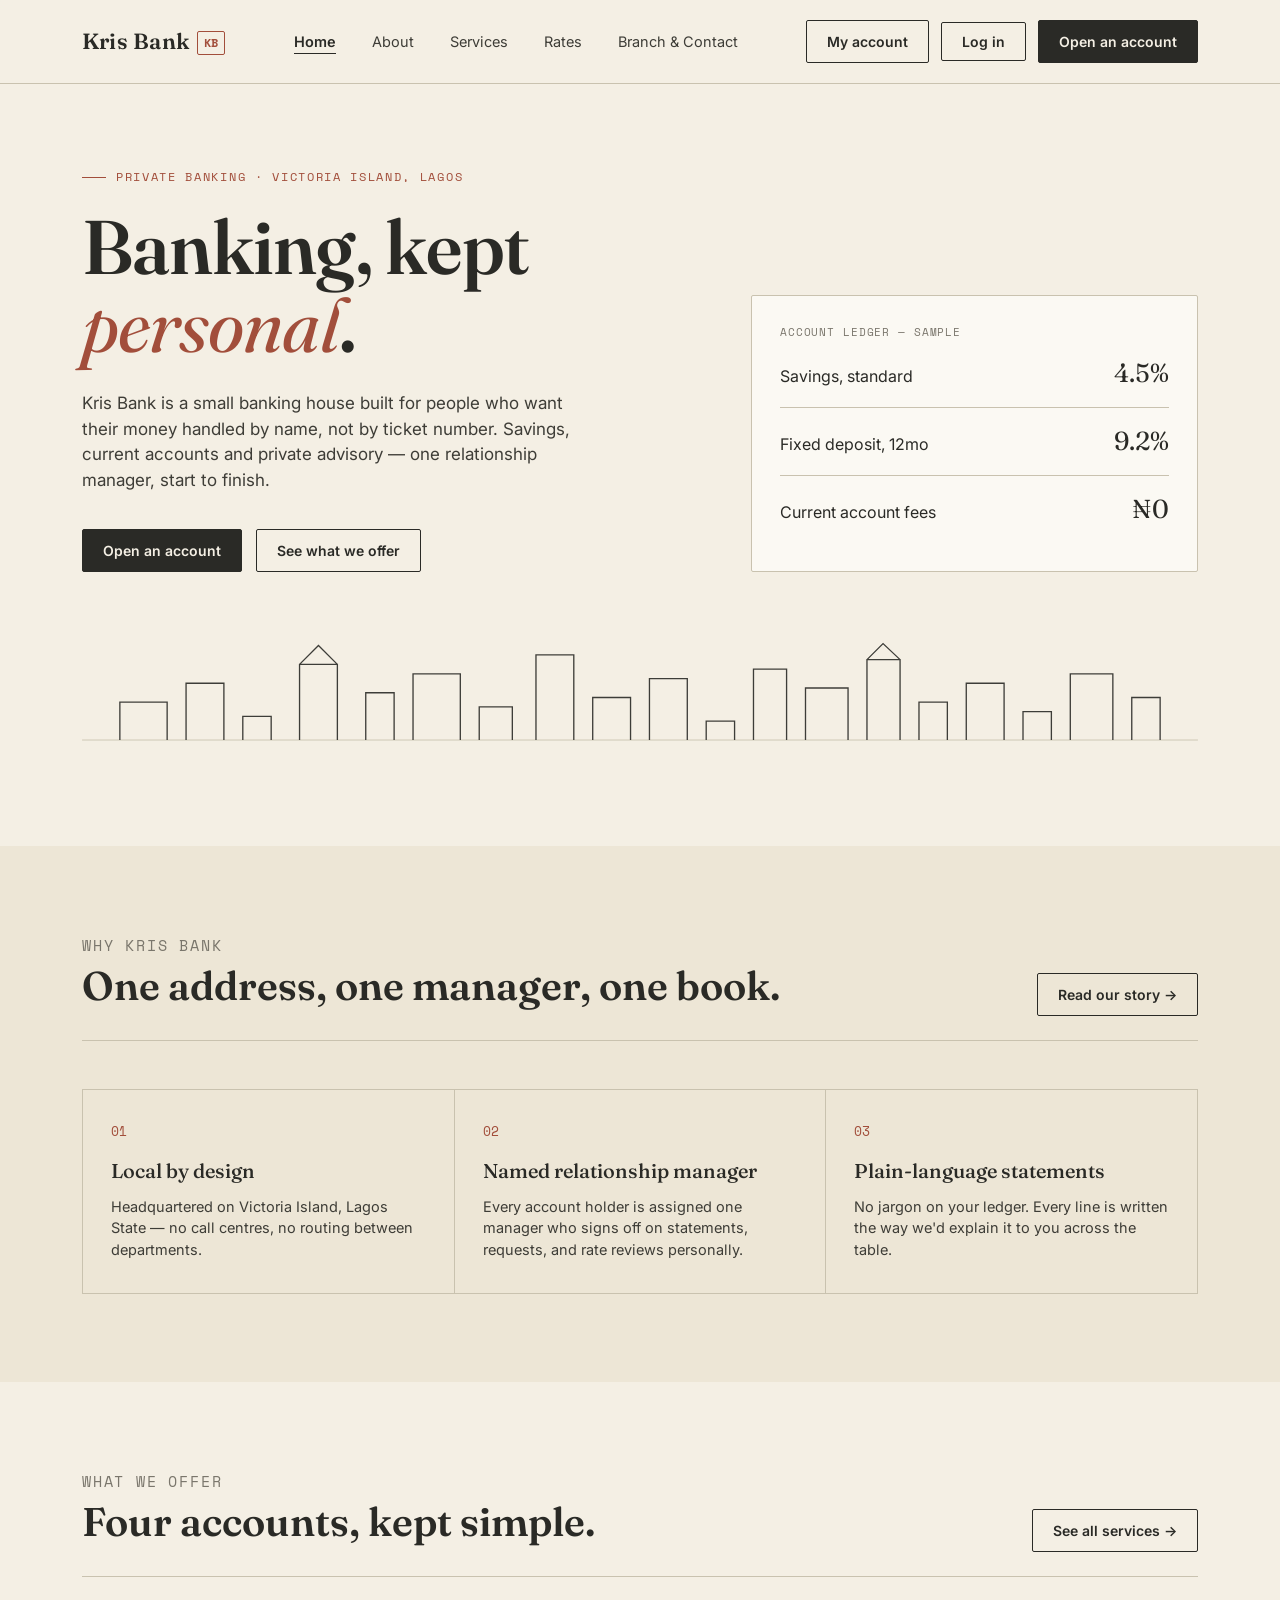
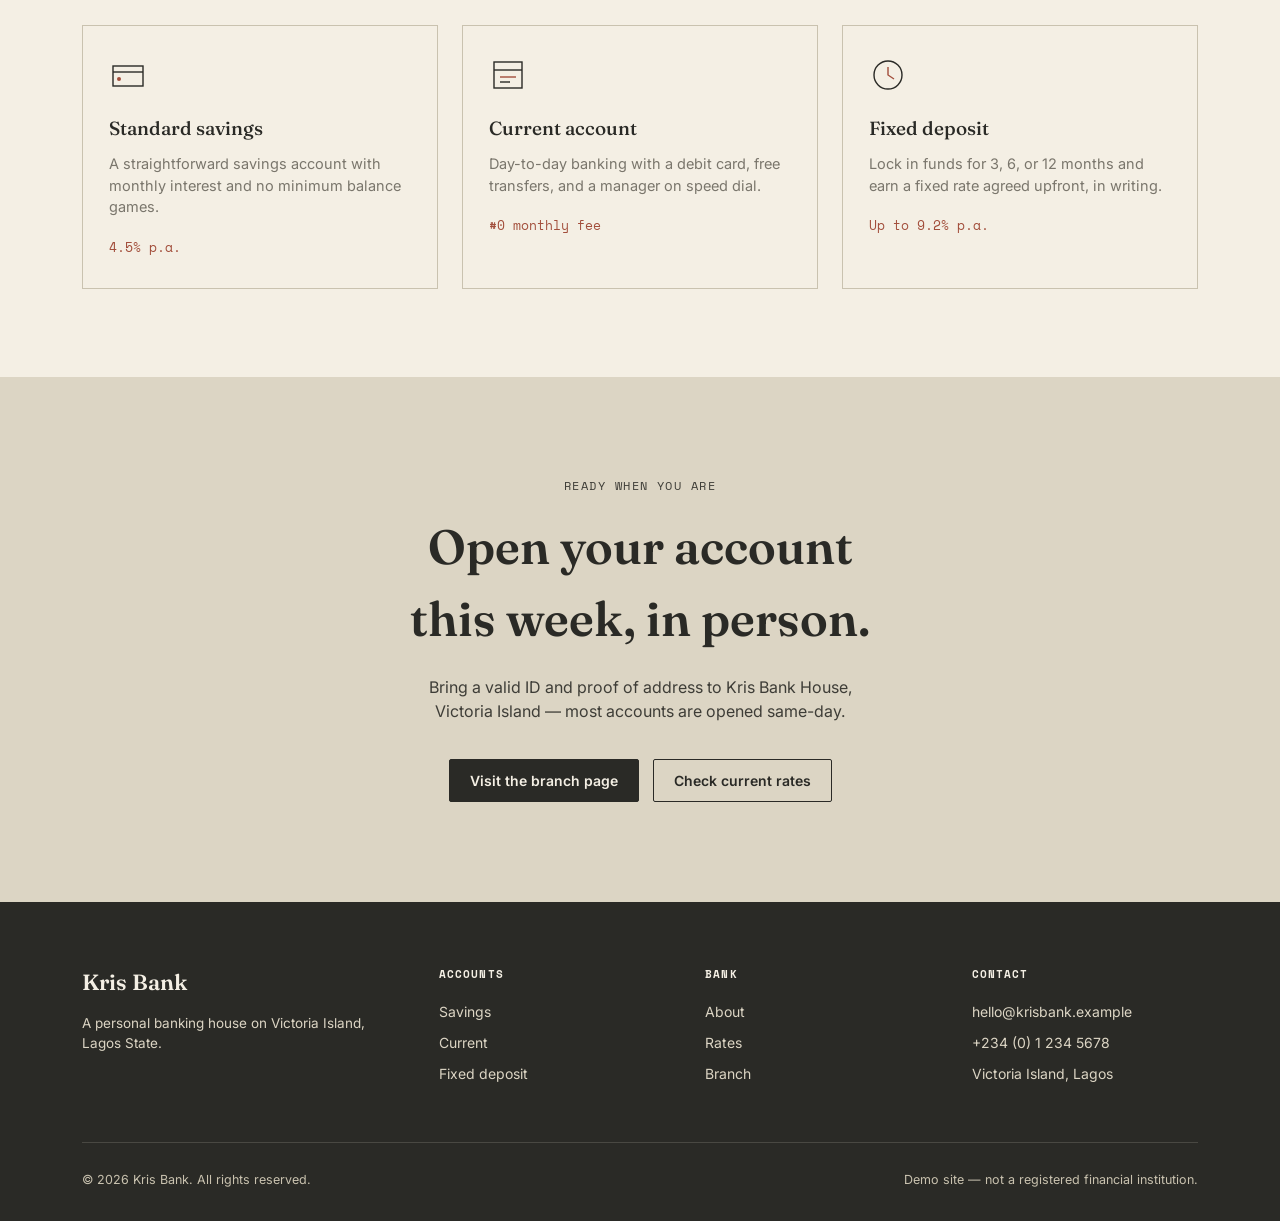
<file: index.html>
<!DOCTYPE html>
<html lang="en">
<head>
<meta charset="UTF-8">
<meta name="viewport" content="width=device-width, initial-scale=1.0">
<title>Kris Bank — Private Banking, Victoria Island</title>
<meta name="description" content="Kris Bank is a personal banking house in Victoria Island, Lagos. Savings, current accounts and private banking built around one relationship at a time.">
<link rel="preconnect" href="https://fonts.googleapis.com">
<link href="https://fonts.googleapis.com/css2?family=Fraunces:opsz,wght@9..144,400;9..144,500;9..144,600;9..144,700&family=Inter:wght@400;500;600&family=Space+Mono:wght@400;700&display=swap" rel="stylesheet">
<link rel="stylesheet" href="style.css">
</head>
<body>

<header>
  <nav>
    <a href="index.html" class="logo">Kris Bank <span class="mark">KB</span></a>
    <ul class="nav-links">
      <li><a href="index.html" class="active">Home</a></li>
      <li><a href="about.html">About</a></li>
      <li><a href="services.html">Services</a></li>
      <li><a href="rates.html">Rates</a></li>
      <li><a href="contact.html">Branch &amp; Contact</a></li>
    </ul>
    <div class="nav-cta">
      <a href="dashboard.html" class="btn btn-ghost">My account</a>
      <button class="btn btn-ghost" id="openLogin">Log in</button>
      <a href="contact.html" class="btn btn-primary">Open an account</a>
    </div>
    <button class="menu-toggle" id="menuToggle" aria-label="Toggle menu">MENU</button>
  </nav>
</header>

<main>

  <!-- HERO -->
  <section class="hero">
    <div class="wrap">
      <div class="hero-grid">
        <div>
          <p class="eyebrow">Private banking · Victoria Island, Lagos</p>
          <h1>Banking, kept <em>personal</em>.</h1>
          <p class="hero-sub">Kris Bank is a small banking house built for people who want their money handled by name, not by ticket number. Savings, current accounts and private advisory — one relationship manager, start to finish.</p>
          <div class="hero-actions">
            <a href="contact.html" class="btn btn-primary">Open an account</a>
            <a href="services.html" class="btn btn-ghost">See what we offer</a>
          </div>
        </div>
        <div class="hero-panel">
          <p class="label">Account ledger — sample</p>
          <div class="hero-stat">
            <span>Savings, standard</span>
            <span class="num">4.5%</span>
          </div>
          <div class="hero-stat">
            <span>Fixed deposit, 12mo</span>
            <span class="num">9.2%</span>
          </div>
          <div class="hero-stat">
            <span>Current account fees</span>
            <span class="num">₦0</span>
          </div>
        </div>
      </div>

      <svg class="skyline" viewBox="0 0 1180 120" fill="none" xmlns="http://www.w3.org/2000/svg" role="img" aria-label="Line illustration of the Victoria Island skyline">
        <line x1="0" y1="110" x2="1180" y2="110" stroke="#C9C2AF" stroke-width="1"/>
        <g stroke="#2A2A26" stroke-width="1.4" fill="none">
          <path d="M40 110 V70 H90 V110"/>
          <path d="M110 110 V50 H150 V110"/>
          <path d="M170 110 V85 H200 V110"/>
          <path d="M230 110 V30 H270 V110 M230 30 L250 10 L270 30"/>
          <path d="M300 110 V60 H330 V110"/>
          <path d="M350 110 V40 H400 V110"/>
          <path d="M420 110 V75 H455 V110"/>
          <path d="M480 110 V20 H520 V110"/>
          <path d="M540 110 V65 H580 V110"/>
          <path d="M600 110 V45 H640 V110"/>
          <path d="M660 110 V90 H690 V110"/>
          <path d="M710 110 V35 H745 V110"/>
          <path d="M765 110 V55 H810 V110"/>
          <path d="M830 110 V25 H865 V110 M830 25 L847 8 L865 25"/>
          <path d="M885 110 V70 H915 V110"/>
          <path d="M935 110 V50 H975 V110"/>
          <path d="M995 110 V80 H1025 V110"/>
          <path d="M1045 110 V40 H1090 V110"/>
          <path d="M1110 110 V65 H1140 V110"/>
        </g>
      </svg>
    </div>
  </section>

  <!-- ABOUT TEASER -->
  <section class="about">
    <div class="wrap">
      <div class="section-head">
        <div>
          <p class="kicker">Why Kris Bank</p>
          <h2>One address, one manager, one book.</h2>
        </div>
        <p><a href="about.html" class="btn btn-ghost">Read our story →</a></p>
      </div>
      <div class="trust-grid">
        <div class="trust-item">
          <span class="num">01</span>
          <h3>Local by design</h3>
          <p>Headquartered on Victoria Island, Lagos State — no call centres, no routing between departments.</p>
        </div>
        <div class="trust-item">
          <span class="num">02</span>
          <h3>Named relationship manager</h3>
          <p>Every account holder is assigned one manager who signs off on statements, requests, and rate reviews personally.</p>
        </div>
        <div class="trust-item">
          <span class="num">03</span>
          <h3>Plain-language statements</h3>
          <p>No jargon on your ledger. Every line is written the way we'd explain it to you across the table.</p>
        </div>
      </div>
    </div>
  </section>

  <!-- SERVICES TEASER -->
  <section>
    <div class="wrap">
      <div class="section-head">
        <div>
          <p class="kicker">What we offer</p>
          <h2>Four accounts, kept simple.</h2>
        </div>
        <p><a href="services.html" class="btn btn-ghost">See all services →</a></p>
      </div>
      <div class="services-grid">
        <div class="service-card">
          <svg class="icon" viewBox="0 0 38 38" fill="none"><rect x="4" y="10" width="30" height="20" stroke="#2A2A26" stroke-width="1.4"/><line x1="4" y1="16" x2="34" y2="16" stroke="#2A2A26" stroke-width="1.4"/><circle cx="10" cy="23" r="2" fill="#A24E3B"/></svg>
          <h3>Standard savings</h3>
          <p>A straightforward savings account with monthly interest and no minimum balance games.</p>
          <span class="rate">4.5% p.a.</span>
        </div>
        <div class="service-card">
          <svg class="icon" viewBox="0 0 38 38" fill="none"><rect x="5" y="6" width="28" height="26" stroke="#2A2A26" stroke-width="1.4"/><line x1="5" y1="14" x2="33" y2="14" stroke="#2A2A26" stroke-width="1.4"/><line x1="11" y1="21" x2="27" y2="21" stroke="#A24E3B" stroke-width="1.4"/><line x1="11" y1="26" x2="21" y2="26" stroke="#2A2A26" stroke-width="1.4"/></svg>
          <h3>Current account</h3>
          <p>Day-to-day banking with a debit card, free transfers, and a manager on speed dial.</p>
          <span class="rate">₦0 monthly fee</span>
        </div>
        <div class="service-card">
          <svg class="icon" viewBox="0 0 38 38" fill="none"><circle cx="19" cy="19" r="14" stroke="#2A2A26" stroke-width="1.4"/><path d="M19 11v8l6 4" stroke="#A24E3B" stroke-width="1.4" fill="none"/></svg>
          <h3>Fixed deposit</h3>
          <p>Lock in funds for 3, 6, or 12 months and earn a fixed rate agreed upfront, in writing.</p>
          <span class="rate">Up to 9.2% p.a.</span>
        </div>
      </div>
    </div>
  </section>

  <!-- CTA -->
  <section class="cta">
    <div class="wrap">
      <p class="kicker" style="margin-bottom:16px;">Ready when you are</p>
      <h2>Open your account this week, in person.</h2>
      <p>Bring a valid ID and proof of address to Kris Bank House, Victoria Island — most accounts are opened same-day.</p>
      <div class="cta-actions">
        <a href="contact.html" class="btn btn-primary">Visit the branch page</a>
        <a href="rates.html" class="btn btn-ghost">Check current rates</a>
      </div>
    </div>
  </section>

</main>

<footer>
  <div class="wrap">
    <div class="foot-grid">
      <div>
        <p class="foot-logo">Kris Bank</p>
        <p style="font-size:13.5px;max-width:32ch;">A personal banking house on Victoria Island, Lagos State.</p>
      </div>
      <div>
        <h4>Accounts</h4>
        <ul>
          <li><a href="services.html">Savings</a></li>
          <li><a href="services.html">Current</a></li>
          <li><a href="services.html">Fixed deposit</a></li>
        </ul>
      </div>
      <div>
        <h4>Bank</h4>
        <ul>
          <li><a href="about.html">About</a></li>
          <li><a href="rates.html">Rates</a></li>
          <li><a href="contact.html">Branch</a></li>
        </ul>
      </div>
      <div>
        <h4>Contact</h4>
        <ul>
          <li><a href="mailto:hello@krisbank.example">hello@krisbank.example</a></li>
          <li><a href="tel:+2341234567">+234 (0) 1 234 5678</a></li>
          <li>Victoria Island, Lagos</li>
        </ul>
      </div>
    </div>
    <div class="foot-bottom">
      <span>© 2026 Kris Bank. All rights reserved.</span>
      <span>Demo site — not a registered financial institution.</span>
    </div>
  </div>
</footer>

<!-- LOGIN MODAL (front-end demo only, no backend) -->
<div class="modal-overlay" id="loginOverlay">
  <div class="modal">
    <button class="close" id="closeLogin" aria-label="Close">✕</button>

    <div class="modal-tabs">
      <button type="button" class="modal-tab active" data-tab="login">Log in</button>
      <button type="button" class="modal-tab" data-tab="signup">Open account</button>
    </div>

    <div class="modal-pane" id="paneLogin">
      <h3>Welcome back</h3>
      <p class="sub">Log in to view your account ledger.</p>
      <form id="loginForm">
        <div class="field">
          <label for="loginEmail">Email address</label>
          <input
              type="email"
              id="loginEmail"
              placeholder="you@example.com"
              required
          >
        </div>

        <div class="field">
            <label for="loginPassword">Password</label>
            <input
                type="password"
                id="loginPassword"
                placeholder="Your password"
                required
            >
        </div>
        <p class="field-error" id="loginError"></p>
        <button type="submit" class="btn btn-primary">Log in</button>
      </form>
    </div>

    <div class="modal-pane" id="paneSignup" hidden>
      <h3>Open an account</h3>
      <form id="signupForm">
       <div class="field">
        <label for="signupFirstName">First name</label>
        <input
            type="text"
            id="signupFirstName"
            placeholder="Your first name"
            required
        >
        </div>

        <div class="field">
            <label for="signupLastName">Last name</label>
            <input
                type="text"
                id="signupLastName"
                placeholder="Your last name"
                required
            >
        </div>

        <div class="field">
            <label for="signupEmail">Email address</label>
            <input
                type="email"
                id="signupEmail"
                placeholder="you@example.com"
                required
            >
        </div>

        <div class="field">
            <label for="signupPhone">Phone number</label>
            <input
                type="tel"
                id="signupPhone"
                placeholder="08012345678"
                required
            >
        </div>

        <div class="field">
            <label for="signupPassword">Password</label>
            <input
                type="password"
                id="signupPassword"
                placeholder="Create a password"
                required
            >
        </div>

            <p class="field-error" id="signupError"></p>
            <button type="submit" class="btn btn-primary">Create account</button>
          </form>
        </div>

    </div>
  </div>

  <script src="script.js"></script>
</body>
</html>
</file>
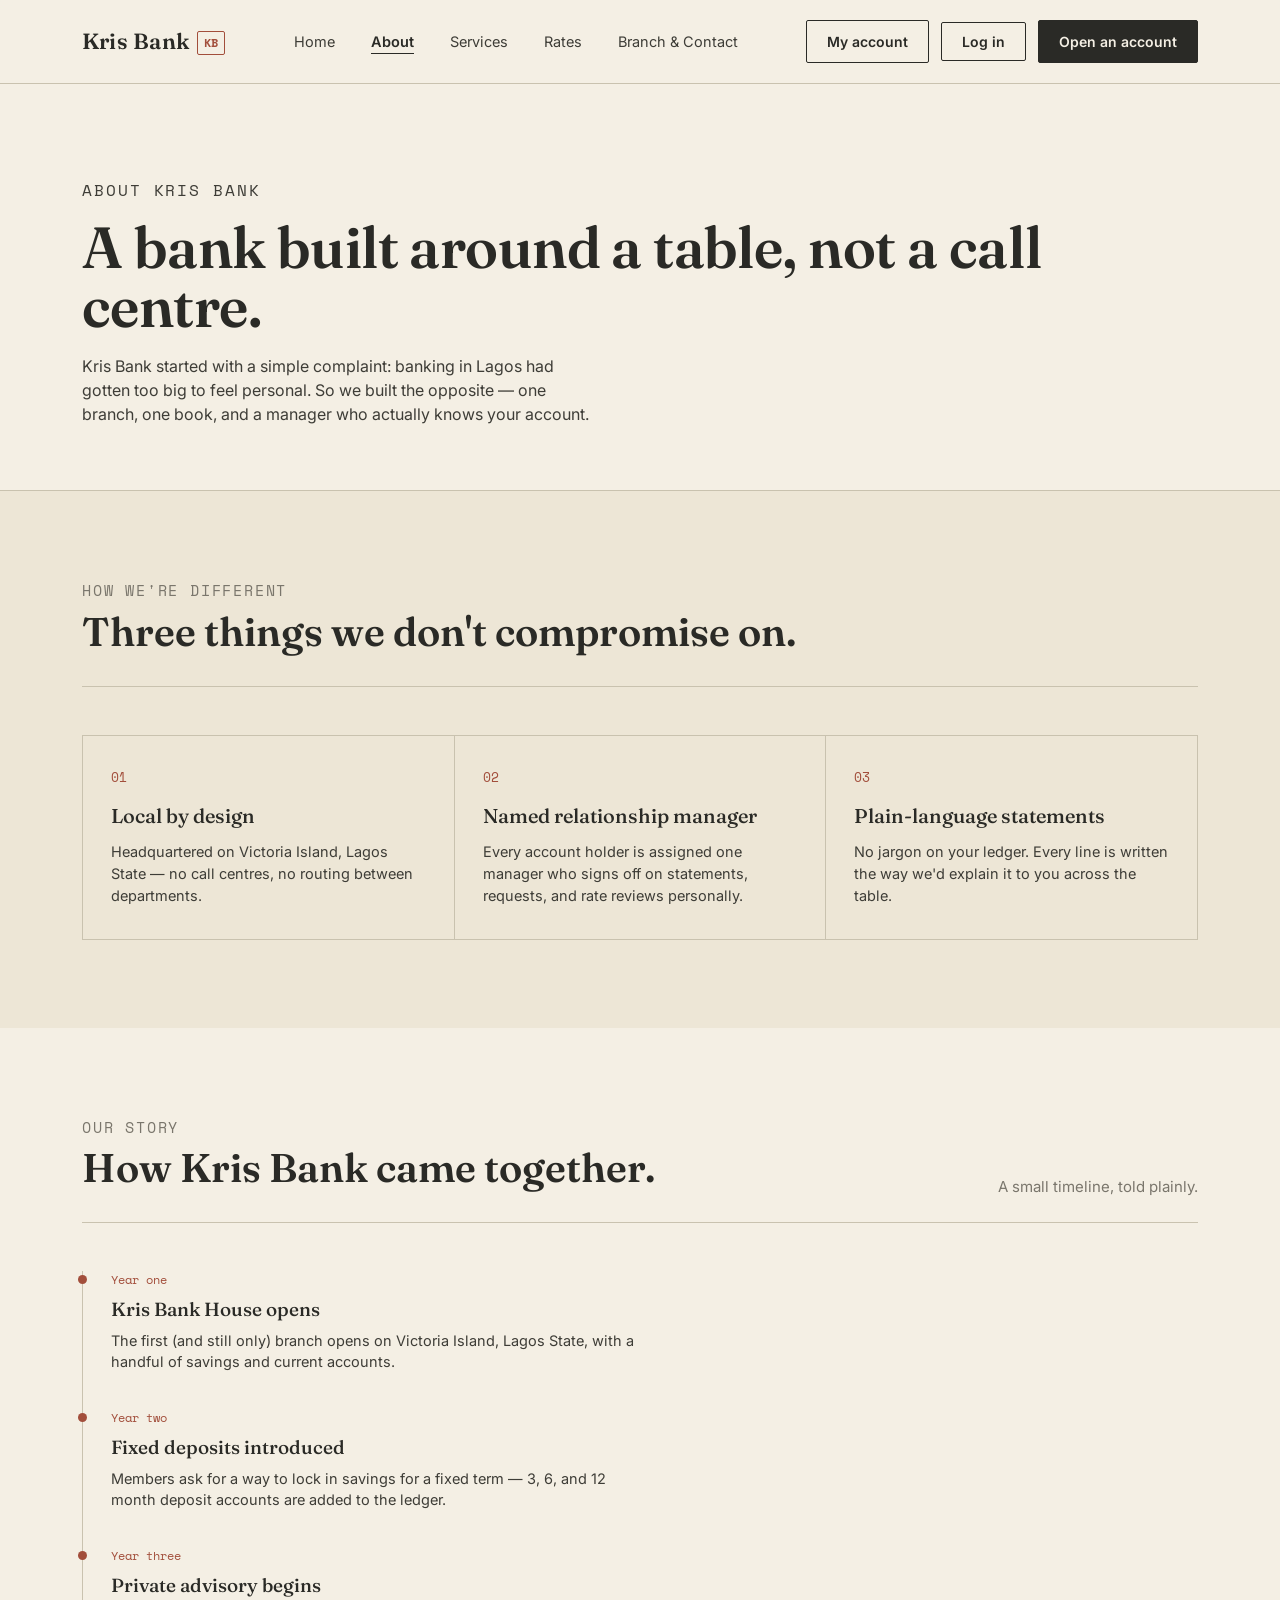
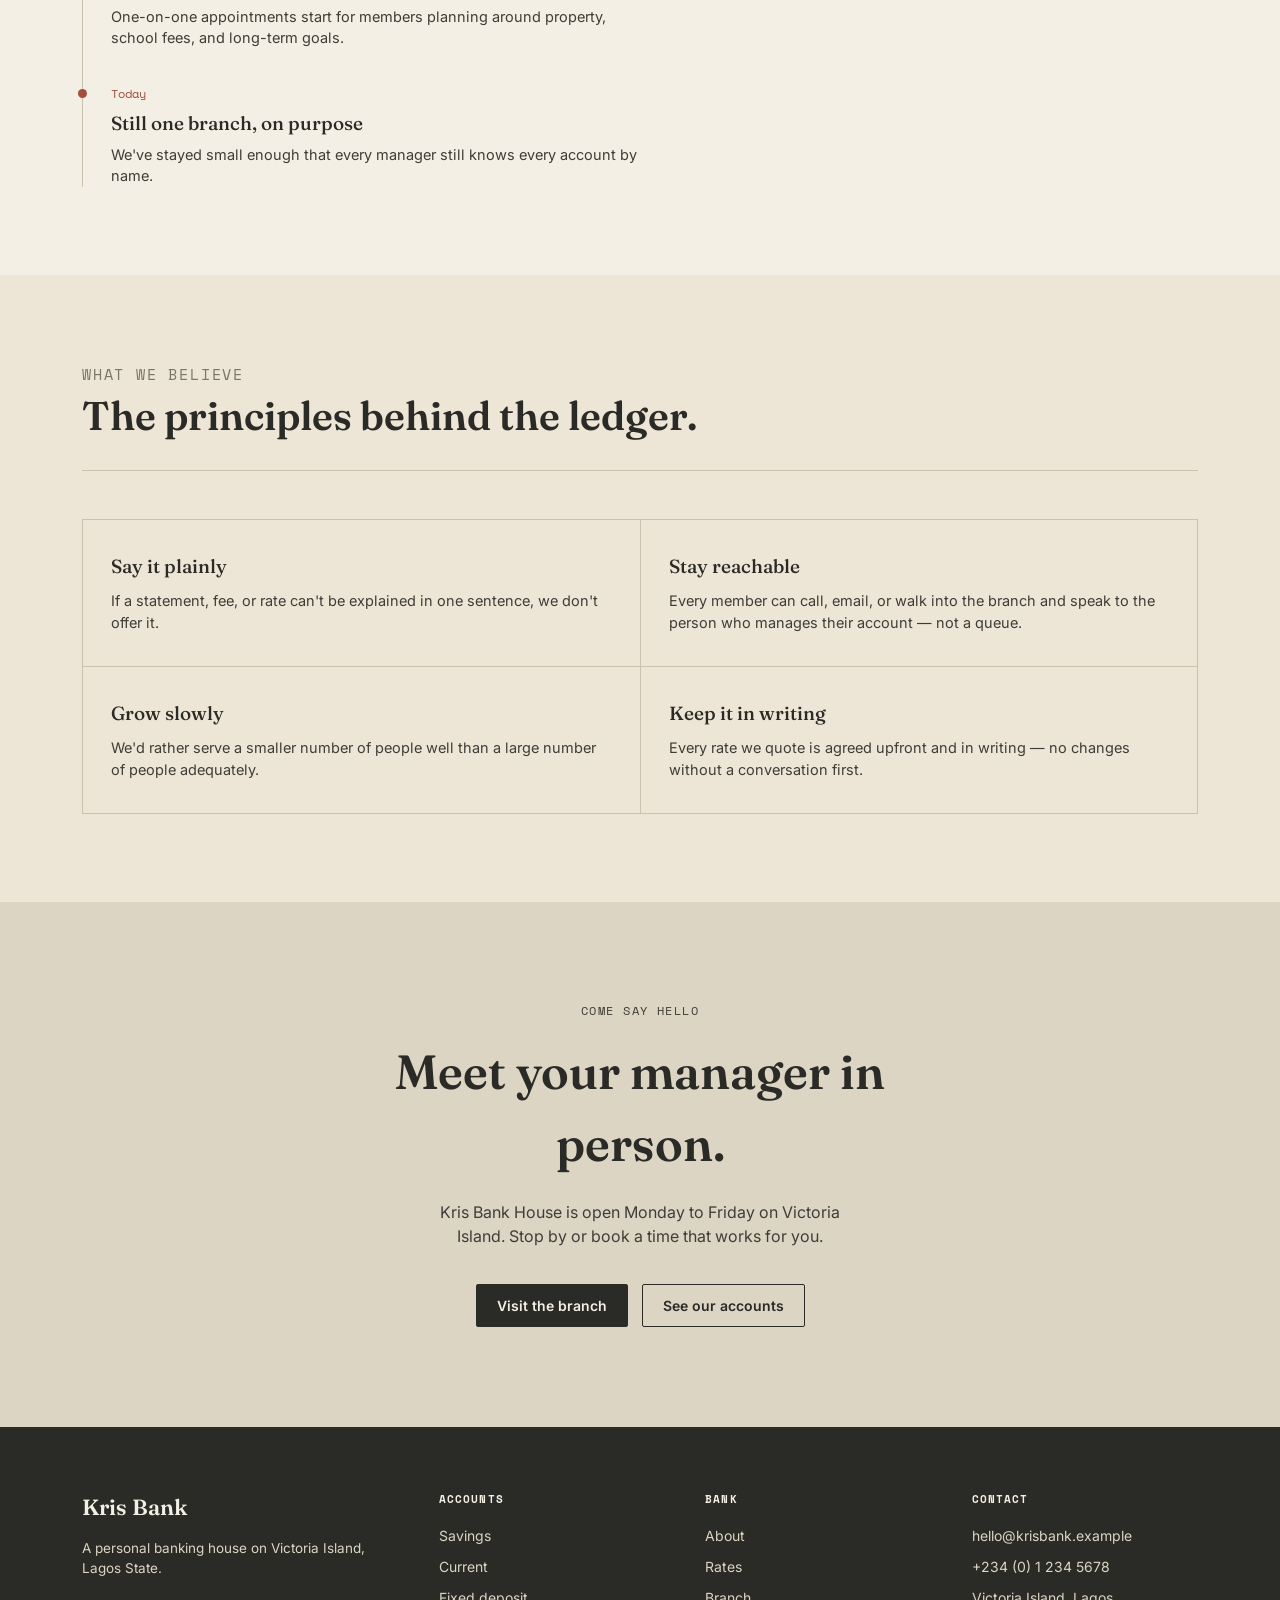
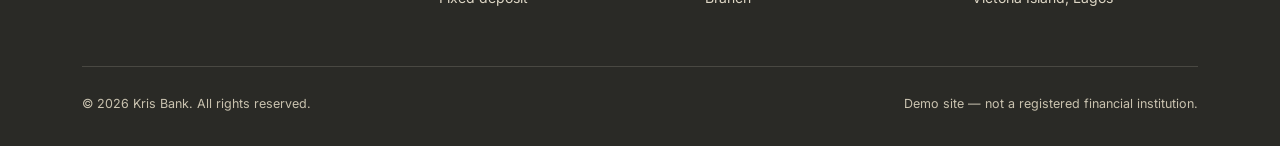
<file: about.html>
<!DOCTYPE html>
<html lang="en">
<head>
<meta charset="UTF-8">
<meta name="viewport" content="width=device-width, initial-scale=1.0">
<title>About — Kris Bank</title>
<meta name="description" content="Kris Bank is a personal banking house headquartered in Victoria Island, Lagos State. Learn about our story and how we work.">
<link rel="preconnect" href="https://fonts.googleapis.com">
<link href="https://fonts.googleapis.com/css2?family=Fraunces:opsz,wght@9..144,400;9..144,500;9..144,600;9..144,700&family=Inter:wght@400;500;600&family=Space+Mono:wght@400;700&display=swap" rel="stylesheet">
<link rel="stylesheet" href="style.css">
</head>
<body>

<header>
  <nav>
    <a href="index.html" class="logo">Kris Bank <span class="mark">KB</span></a>
    <ul class="nav-links">
      <li><a href="index.html">Home</a></li>
      <li><a href="about.html" class="active">About</a></li>
      <li><a href="services.html">Services</a></li>
      <li><a href="rates.html">Rates</a></li>
      <li><a href="contact.html">Branch &amp; Contact</a></li>
    </ul>
    <div class="nav-cta">
      <a href="dashboard.html" class="btn btn-ghost">My account</a>
      <button class="btn btn-ghost" id="openLogin">Log in</button>
      <a href="contact.html" class="btn btn-primary">Open an account</a>
    </div>
    <button class="menu-toggle" id="menuToggle" aria-label="Toggle menu">MENU</button>
  </nav>
</header>

<main>

  <section class="page-hero">
    <div class="wrap">
      <p class="kicker" style="margin-bottom:16px;">About Kris Bank</p>
      <h1>A bank built around a table, not a call centre.</h1>
      <p>Kris Bank started with a simple complaint: banking in Lagos had gotten too big to feel personal. So we built the opposite — one branch, one book, and a manager who actually knows your account.</p>
    </div>
  </section>

  <section class="about">
    <div class="wrap">
      <div class="section-head">
        <div>
          <p class="kicker">How we're different</p>
          <h2>Three things we don't compromise on.</h2>
        </div>
      </div>
      <div class="trust-grid">
        <div class="trust-item">
          <span class="num">01</span>
          <h3>Local by design</h3>
          <p>Headquartered on Victoria Island, Lagos State — no call centres, no routing between departments.</p>
        </div>
        <div class="trust-item">
          <span class="num">02</span>
          <h3>Named relationship manager</h3>
          <p>Every account holder is assigned one manager who signs off on statements, requests, and rate reviews personally.</p>
        </div>
        <div class="trust-item">
          <span class="num">03</span>
          <h3>Plain-language statements</h3>
          <p>No jargon on your ledger. Every line is written the way we'd explain it to you across the table.</p>
        </div>
      </div>
    </div>
  </section>

  <section>
    <div class="wrap">
      <div class="section-head">
        <div>
          <p class="kicker">Our story</p>
          <h2>How Kris Bank came together.</h2>
        </div>
        <p>A small timeline, told plainly.</p>
      </div>
      <div class="timeline">
        <div class="timeline-item">
          <span class="yr">Year one</span>
          <h3>Kris Bank House opens</h3>
          <p>The first (and still only) branch opens on Victoria Island, Lagos State, with a handful of savings and current accounts.</p>
        </div>
        <div class="timeline-item">
          <span class="yr">Year two</span>
          <h3>Fixed deposits introduced</h3>
          <p>Members ask for a way to lock in savings for a fixed term — 3, 6, and 12 month deposit accounts are added to the ledger.</p>
        </div>
        <div class="timeline-item">
          <span class="yr">Year three</span>
          <h3>Private advisory begins</h3>
          <p>One-on-one appointments start for members planning around property, school fees, and long-term goals.</p>
        </div>
        <div class="timeline-item">
          <span class="yr">Today</span>
          <h3>Still one branch, on purpose</h3>
          <p>We've stayed small enough that every manager still knows every account by name.</p>
        </div>
      </div>
    </div>
  </section>

  <section class="about">
    <div class="wrap">
      <div class="section-head">
        <div>
          <p class="kicker">What we believe</p>
          <h2>The principles behind the ledger.</h2>
        </div>
      </div>
      <div class="values-grid">
        <div class="value-item">
          <h3>Say it plainly</h3>
          <p>If a statement, fee, or rate can't be explained in one sentence, we don't offer it.</p>
        </div>
        <div class="value-item">
          <h3>Stay reachable</h3>
          <p>Every member can call, email, or walk into the branch and speak to the person who manages their account — not a queue.</p>
        </div>
        <div class="value-item">
          <h3>Grow slowly</h3>
          <p>We'd rather serve a smaller number of people well than a large number of people adequately.</p>
        </div>
        <div class="value-item">
          <h3>Keep it in writing</h3>
          <p>Every rate we quote is agreed upfront and in writing — no changes without a conversation first.</p>
        </div>
      </div>
    </div>
  </section>

  <section class="cta">
    <div class="wrap">
      <p class="kicker" style="margin-bottom:16px;">Come say hello</p>
      <h2>Meet your manager in person.</h2>
      <p>Kris Bank House is open Monday to Friday on Victoria Island. Stop by or book a time that works for you.</p>
      <div class="cta-actions">
        <a href="contact.html" class="btn btn-primary">Visit the branch</a>
        <a href="services.html" class="btn btn-ghost">See our accounts</a>
      </div>
    </div>
  </section>

</main>

<footer>
  <div class="wrap">
    <div class="foot-grid">
      <div>
        <p class="foot-logo">Kris Bank</p>
        <p style="font-size:13.5px;max-width:32ch;">A personal banking house on Victoria Island, Lagos State.</p>
      </div>
      <div>
        <h4>Accounts</h4>
        <ul>
          <li><a href="services.html">Savings</a></li>
          <li><a href="services.html">Current</a></li>
          <li><a href="services.html">Fixed deposit</a></li>
        </ul>
      </div>
      <div>
        <h4>Bank</h4>
        <ul>
          <li><a href="about.html">About</a></li>
          <li><a href="rates.html">Rates</a></li>
          <li><a href="contact.html">Branch</a></li>
        </ul>
      </div>
      <div>
        <h4>Contact</h4>
        <ul>
          <li><a href="mailto:hello@krisbank.example">hello@krisbank.example</a></li>
          <li><a href="tel:+2341234567">+234 (0) 1 234 5678</a></li>
          <li>Victoria Island, Lagos</li>
        </ul>
      </div>
    </div>
    <div class="foot-bottom">
      <span>© 2026 Kris Bank. All rights reserved.</span>
      <span>Demo site — not a registered financial institution.</span>
    </div>
  </div>
</footer>

<div class="modal-overlay" id="loginOverlay">
  <div class="modal">
    <button class="close" id="closeLogin" aria-label="Close">✕</button>

    <div class="modal-tabs">
      <button type="button" class="modal-tab active" data-tab="login">Log in</button>
      <button type="button" class="modal-tab" data-tab="signup">Open account</button>
    </div>

    <div class="modal-pane" id="paneLogin">
      <h3>Welcome back</h3>
      <p class="sub">Log in to view your account ledger.</p>
      <form id="loginForm">
        <div class="field">
          <label for="loginEmail">Email address</label>
          <input
              type="email"
              id="loginEmail"
              placeholder="you@example.com"
              required
          >
        </div>

        <div class="field">
            <label for="loginPassword">Password</label>
            <input
                type="password"
                id="loginPassword"
                placeholder="Your password"
                required
            >
        </div>
        <p class="field-error" id="loginError"></p>
        <button type="submit" class="btn btn-primary">Log in</button>
      </form>
    </div>

    <div class="modal-pane" id="paneSignup" hidden>
      <h3>Open an account</h3>
      <form id="signupForm">
       <div class="field">
        <label for="signupFirstName">First name</label>
        <input
            type="text"
            id="signupFirstName"
            placeholder="Your first name"
            required
        >
        </div>

        <div class="field">
            <label for="signupLastName">Last name</label>
            <input
                type="text"
                id="signupLastName"
                placeholder="Your last name"
                required
            >
        </div>

        <div class="field">
            <label for="signupEmail">Email address</label>
            <input
                type="email"
                id="signupEmail"
                placeholder="you@example.com"
                required
            >
        </div>

        <div class="field">
            <label for="signupPhone">Phone number</label>
            <input
                type="tel"
                id="signupPhone"
                placeholder="08012345678"
                required
            >
        </div>

        <div class="field">
            <label for="signupPassword">Password</label>
            <input
                type="password"
                id="signupPassword"
                placeholder="Create a password"
                required
            >
        </div>

            <p class="field-error" id="signupError"></p>
            <button type="submit" class="btn btn-primary">Create account</button>
          </form>
        </div>


  </div>
</div>

<script src="script.js"></script>
</body>
</html>
</file>
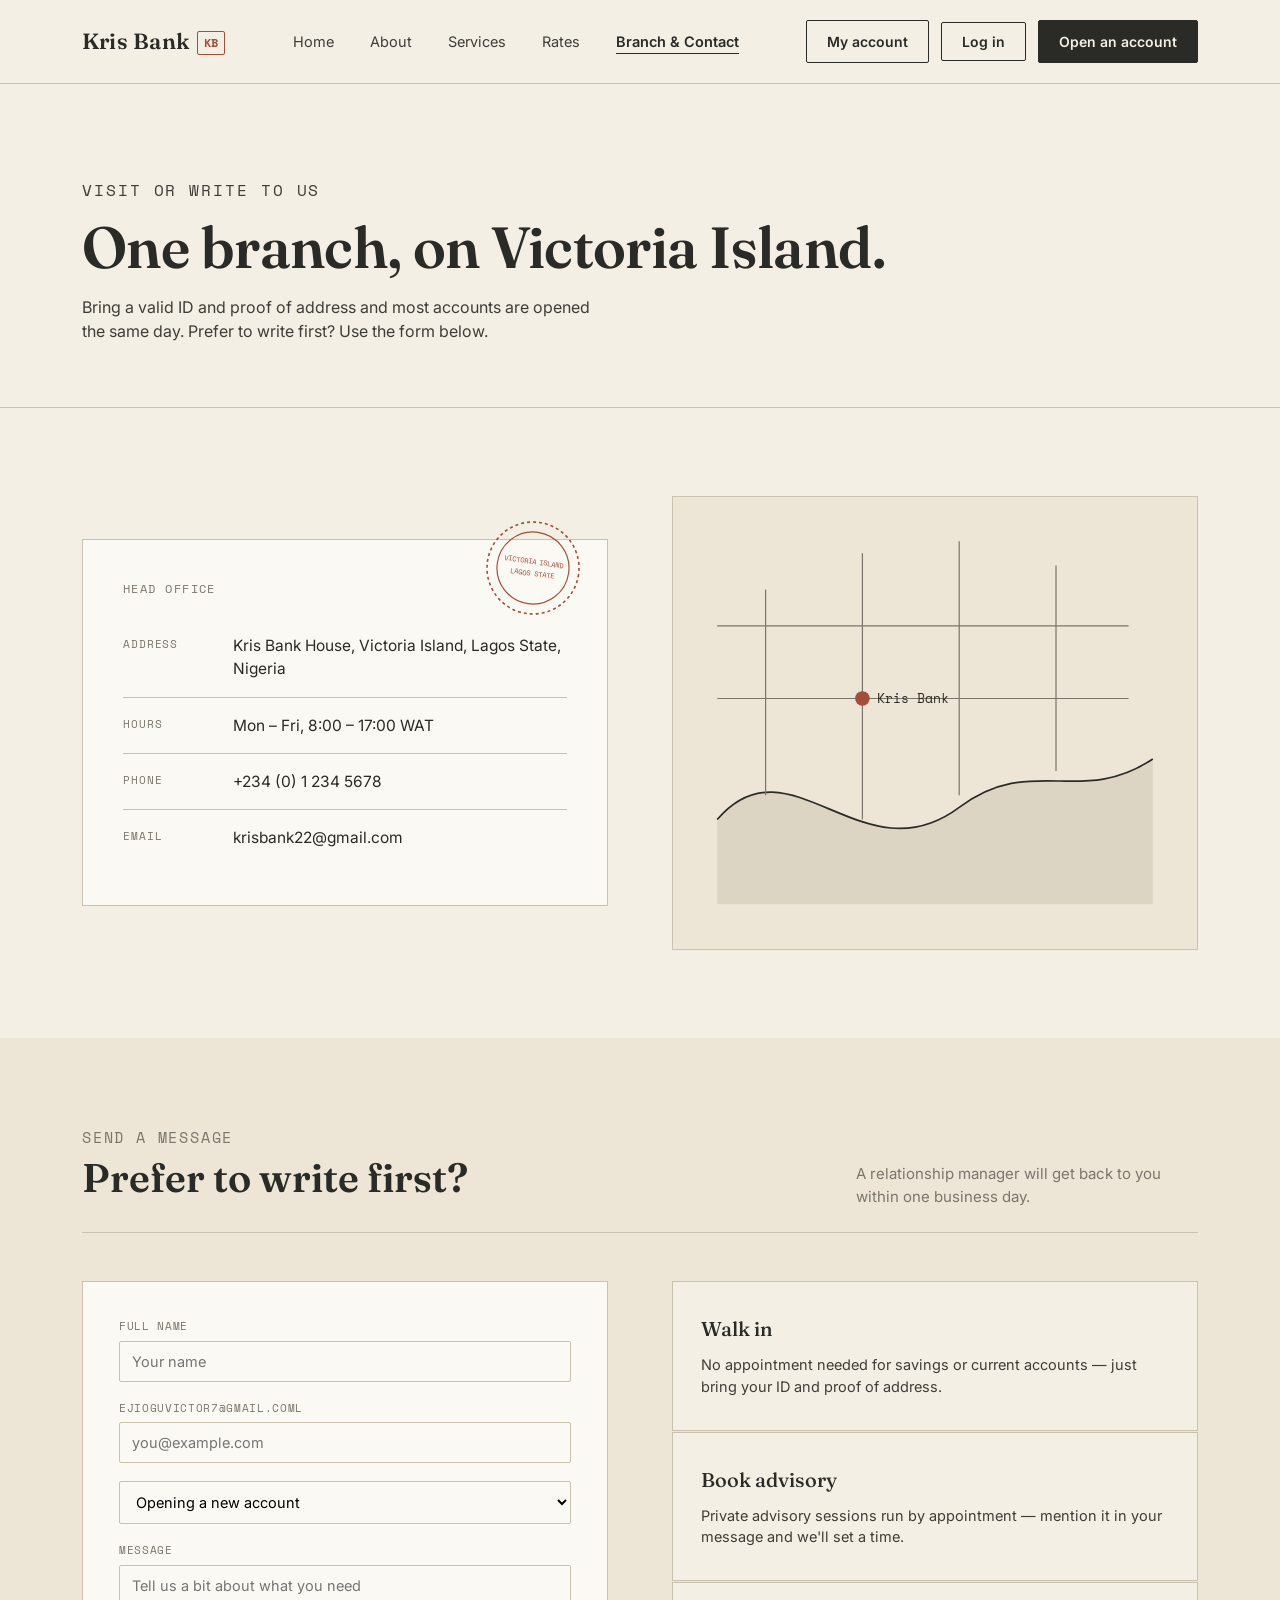
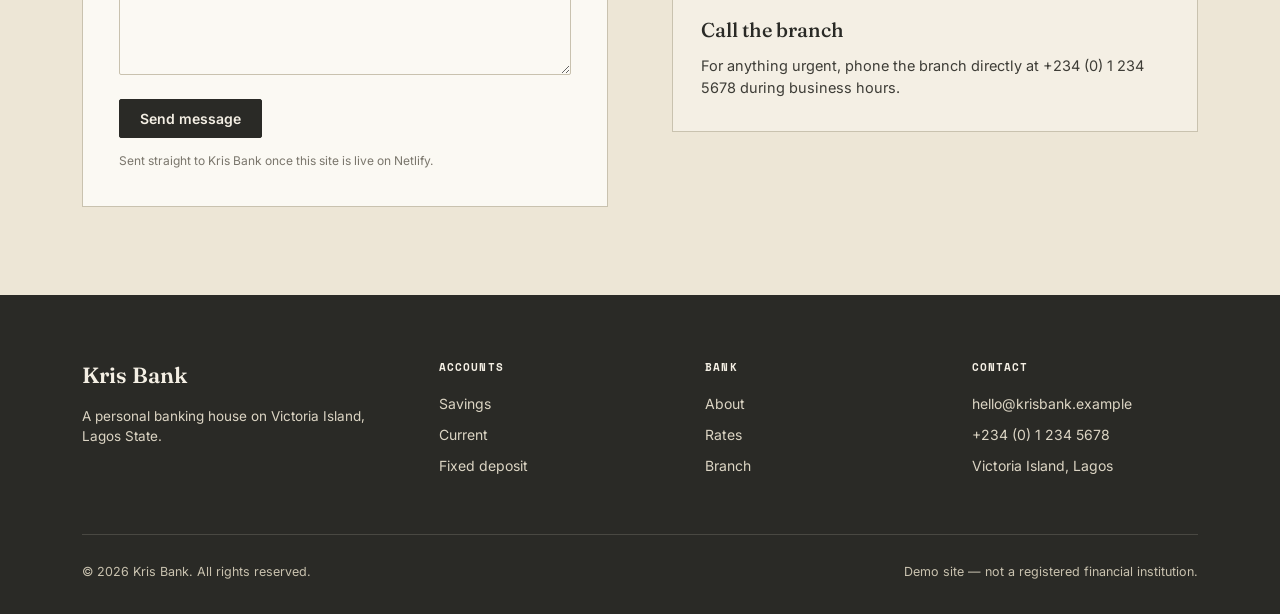
<file: contact.html>
<!DOCTYPE html>
<html lang="en">
<head>
<meta charset="UTF-8">
<meta name="viewport" content="width=device-width, initial-scale=1.0">
<title>Branch &amp; Contact — Kris Bank</title>
<meta name="description" content="Visit Kris Bank House on Victoria Island, Lagos State, or send us a message. Branch hours, address, phone and email.">
<link rel="preconnect" href="https://fonts.googleapis.com">
<link href="https://fonts.googleapis.com/css2?family=Fraunces:opsz,wght@9..144,400;9..144,500;9..144,600;9..144,700&family=Inter:wght@400;500;600&family=Space+Mono:wght@400;700&display=swap" rel="stylesheet">
<link rel="stylesheet" href="style.css">
</head>
<body>

<header>
  <nav>
    <a href="index.html" class="logo">Kris Bank <span class="mark">KB</span></a>
    <ul class="nav-links">
      <li><a href="index.html">Home</a></li>
      <li><a href="about.html">About</a></li>
      <li><a href="services.html">Services</a></li>
      <li><a href="rates.html">Rates</a></li>
      <li><a href="contact.html" class="active">Branch &amp; Contact</a></li>
    </ul>
    <div class="nav-cta">
      <a href="dashboard.html" class="btn btn-ghost">My account</a>
      <button class="btn btn-ghost" id="openLogin">Log in</button>
      <a href="#contact-form" class="btn btn-primary">Open an account</a>
    </div>
    <button class="menu-toggle" id="menuToggle" aria-label="Toggle menu">MENU</button>
  </nav>
</header>

<main>

  <section class="page-hero">
    <div class="wrap">
      <p class="kicker" style="margin-bottom:16px;">Visit or write to us</p>
      <h1>One branch, on Victoria Island.</h1>
      <p>Bring a valid ID and proof of address and most accounts are opened the same day. Prefer to write first? Use the form below.</p>
    </div>
  </section>

  <section id="location">
    <div class="wrap">
      <div class="location">
        <div class="stamp-card">
          <svg class="stamp" viewBox="0 0 100 100" fill="none">
            <circle cx="50" cy="50" r="46" stroke="#A24E3B" stroke-width="1.6" stroke-dasharray="3 3"/>
            <circle cx="50" cy="50" r="36" stroke="#A24E3B" stroke-width="1.2"/>
            <text x="50" y="46" text-anchor="middle" font-family="Space Mono, monospace" font-size="7" fill="#A24E3B">VICTORIA ISLAND</text>
            <text x="50" y="58" text-anchor="middle" font-family="Space Mono, monospace" font-size="7" fill="#A24E3B">LAGOS STATE</text>
          </svg>
          <p class="kicker" style="margin-bottom:20px;">Head office</p>
          <div class="addr-line">
            <span class="k">Address</span>
            <span class="v">Kris Bank House, Victoria Island, Lagos State, Nigeria</span>
          </div>
          <div class="addr-line">
            <span class="k">Hours</span>
            <span class="v">Mon – Fri, 8:00 – 17:00 WAT</span>
          </div>
          <div class="addr-line">
            <span class="k">Phone</span>
            <span class="v">+234 (0) 1 234 5678</span>
          </div>
          <div class="addr-line">
            <span class="k">Email</span>
            <span class="v">krisbank22@gmail.com</span>
          </div>
        </div>
        <div class="map-art">
          <svg viewBox="0 0 400 340" fill="none" xmlns="http://www.w3.org/2000/svg" role="img" aria-label="Abstract line map of Victoria Island, Lagos">
            <path d="M20 250 C 80 180, 140 300, 220 240 C 280 195, 320 240, 380 200 L 380 320 L 20 320 Z" fill="#DCD5C4"/>
            <path d="M20 250 C 80 180, 140 300, 220 240 C 280 195, 320 240, 380 200" stroke="#2A2A26" stroke-width="1.4" fill="none"/>
            <g stroke="#7A766C" stroke-width="1">
              <line x1="60" y1="60" x2="60" y2="230"/>
              <line x1="140" y1="30" x2="140" y2="250"/>
              <line x1="220" y1="20" x2="220" y2="230"/>
              <line x1="300" y1="40" x2="300" y2="210"/>
              <line x1="20" y1="90" x2="360" y2="90"/>
              <line x1="20" y1="150" x2="360" y2="150"/>
            </g>
            <circle cx="140" cy="150" r="6" fill="#A24E3B"/>
            <text x="152" y="154" font-family="Space Mono, monospace" font-size="11" fill="#2A2A26">Kris Bank</text>
          </svg>
        </div>
      </div>
    </div>
  </section>

  <section class="about" id="contact-form">
    <div class="wrap">
      <div class="section-head">
        <div>
          <p class="kicker">Send a message</p>
          <h2>Prefer to write first?</h2>
        </div>
        <p>A relationship manager will get back to you within one business day.</p>
      </div>
      <div class="contact-grid">
        <div class="form-card">
          <form id="contactForm" name="contact" method="POST" data-netlify="true" netlify-honeypot="bot-field">
            <input type="hidden" name="form-name" value="contact">
            <p class="visually-hidden">
              <label><input name="bot-field"></label>
            </p>
            <div class="field">
              <label for="name">Full name</label>
              <input type="text" id="name" name="name" placeholder="Your name" required>
            </div>
            <div class="field">
              <label for="email">ejioguvictor7@gmail.coml</label>
              <input type="email" id="email" name="email" placeholder="you@example.com" required>
            </div>
            <div class="field">
              
              <select id="reason" name="reason">
                <option>Opening a new account</option>
                <option>Fixed deposit rates</option>
                <option>Private advisory</option>
                <option>Something else</option>
              </select>
            </div>
            <div class="field">
              <label for="message">Message</label>
              <textarea id="message" name="message" placeholder="Tell us a bit about what you need" required></textarea>
            </div>
            <button type="submit" class="btn btn-primary">Send message</button>
            <p class="form-note" id="contactFormNote">Sent straight to Kris Bank once this site is live on Netlify.</p>
          </form>
        </div>
        <div>
          <div class="trust-item" style="background:var(--cream);border:1px solid var(--grey-line);margin-bottom:1px;">
            <h3>Walk in</h3>
            <p>No appointment needed for savings or current accounts — just bring your ID and proof of address.</p>
          </div>
          <div class="trust-item" style="background:var(--cream);border:1px solid var(--grey-line);margin-bottom:1px;">
            <h3>Book advisory</h3>
            <p>Private advisory sessions run by appointment — mention it in your message and we'll set a time.</p>
          </div>
          <div class="trust-item" style="background:var(--cream);border:1px solid var(--grey-line);">
            <h3>Call the branch</h3>
            <p>For anything urgent, phone the branch directly at +234 (0) 1 234 5678 during business hours.</p>
          </div>
        </div>
      </div>
    </div>
  </section>

</main>

<footer>
  <div class="wrap">
    <div class="foot-grid">
      <div>
        <p class="foot-logo">Kris Bank</p>
        <p style="font-size:13.5px;max-width:32ch;">A personal banking house on Victoria Island, Lagos State.</p>
      </div>
      <div>
        <h4>Accounts</h4>
        <ul>
          <li><a href="services.html">Savings</a></li>
          <li><a href="services.html">Current</a></li>
          <li><a href="services.html">Fixed deposit</a></li>
        </ul>
      </div>
      <div>
        <h4>Bank</h4>
        <ul>
          <li><a href="about.html">About</a></li>
          <li><a href="rates.html">Rates</a></li>
          <li><a href="contact.html">Branch</a></li>
        </ul>
      </div>
      <div>
        <h4>Contact</h4>
        <ul>
          <li><a href="mailto:hello@krisbank.example">hello@krisbank.example</a></li>
          <li><a href="tel:+2341234567">+234 (0) 1 234 5678</a></li>
          <li>Victoria Island, Lagos</li>
        </ul>
      </div>
    </div>
    <div class="foot-bottom">
      <span>© 2026 Kris Bank. All rights reserved.</span>
      <span>Demo site — not a registered financial institution.</span>
    </div>
  </div>
</footer>

<div class="modal-overlay" id="loginOverlay">
  <div class="modal">
    <button class="close" id="closeLogin" aria-label="Close">✕</button>

    <div class="modal-tabs">
      <button type="button" class="modal-tab active" data-tab="login">Log in</button>
      <button type="button" class="modal-tab" data-tab="signup">Open account</button>
    </div>

    <div class="modal-pane" id="paneLogin">
      <h3>Welcome back</h3>
      <p class="sub">Log in to view your account ledger.</p>
      <form id="loginForm">
        <div class="field">
          <label for="loginEmail">Email address</label>
          <input
              type="email"
              id="loginEmail"
              placeholder="you@example.com"
              required
          >
        </div>

        <div class="field">
            <label for="loginPassword">Password</label>
            <input
                type="password"
                id="loginPassword"
                placeholder="Your password"
                required
            >
        </div>
        <p class="field-error" id="loginError"></p>
        <button type="submit" class="btn btn-primary">Log in</button>
      </form>
    </div>

    <div class="modal-pane" id="paneSignup" hidden>
      <h3>Open an account</h3>
      <form id="signupForm">
       <div class="field">
        <label for="signupFirstName">First name</label>
        <input
            type="text"
            id="signupFirstName"
            placeholder="Your first name"
            required
        >
        </div>

        <div class="field">
            <label for="signupLastName">Last name</label>
            <input
                type="text"
                id="signupLastName"
                placeholder="Your last name"
                required
            >
        </div>

        <div class="field">
            <label for="signupEmail">Email address</label>
            <input
                type="email"
                id="signupEmail"
                placeholder="you@example.com"
                required
            >
        </div>

        <div class="field">
            <label for="signupPhone">Phone number</label>
            <input
                type="tel"
                id="signupPhone"
                placeholder="08012345678"
                required
            >
        </div>

        <div class="field">
            <label for="signupPassword">Password</label>
            <input
                type="password"
                id="signupPassword"
                placeholder="Create a password"
                required
            >
        </div>

            <p class="field-error" id="signupError"></p>
            <button type="submit" class="btn btn-primary">Create account</button>
          </form>
        </div>


  </div>
</div>

<script src="script.js"></script>
</body>
</html>
</file>
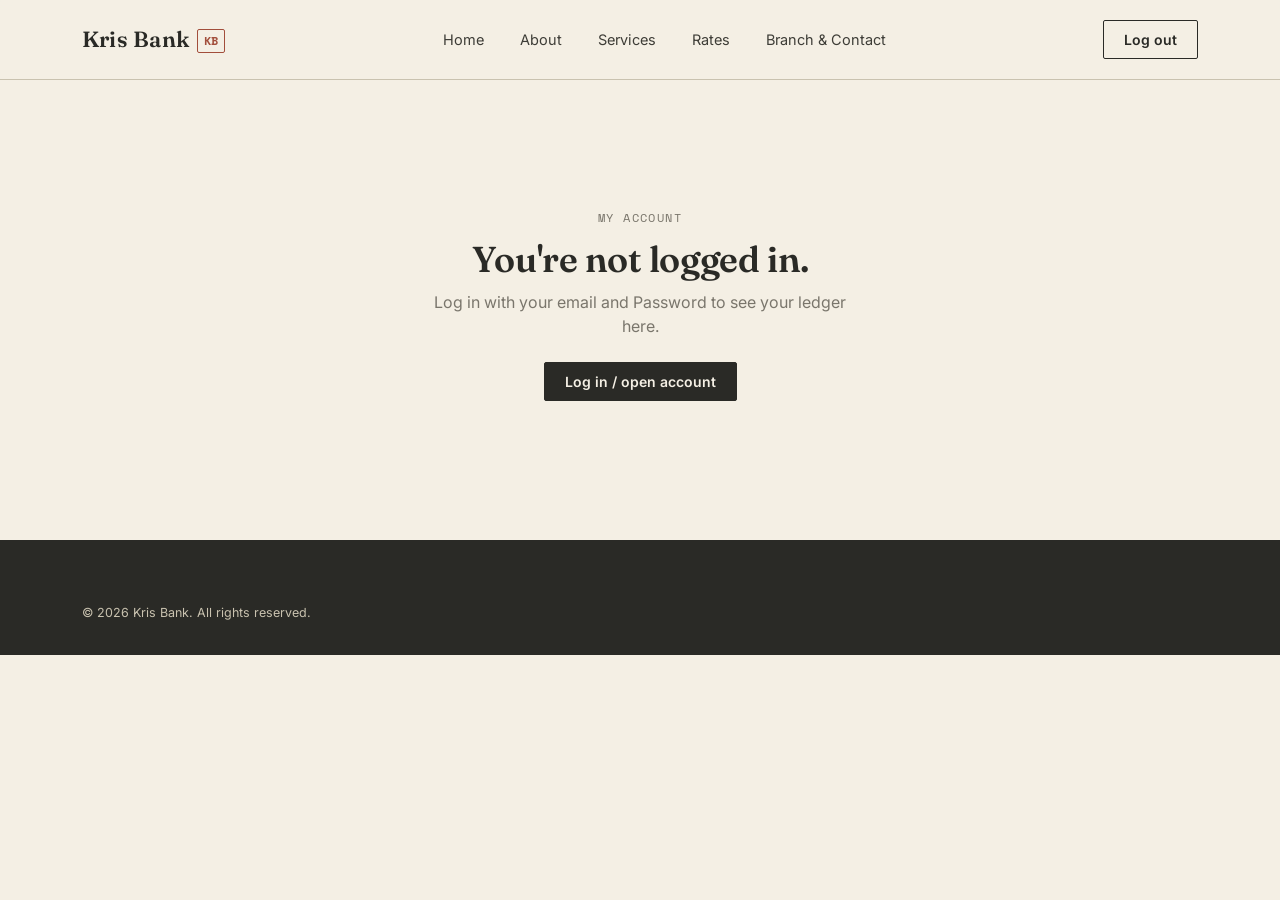
<file: dashboard.html>
<!DOCTYPE html>
<html lang="en">
<head>
<meta charset="UTF-8">
<meta name="viewport" content="width=device-width, initial-scale=1.0">
<title>My Account — Kris Bank</title>
<meta name="robots" content="noindex">
<link rel="preconnect" href="https://fonts.googleapis.com">
<link href="https://fonts.googleapis.com/css2?family=Fraunces:opsz,wght@9..144,400;9..144,500;9..144,600;9..144,700&family=Inter:wght@400;500;600&family=Space+Mono:wght@400;700&display=swap" rel="stylesheet">
<link rel="stylesheet" href="style.css">
</head>
<body>

<header>
  <nav>
    <a href="index.html" class="logo">Kris Bank <span class="mark">KB</span></a>
    <ul class="nav-links">
      <li><a href="index.html">Home</a></li>
      <li><a href="about.html">About</a></li>
      <li><a href="services.html">Services</a></li>
      <li><a href="rates.html">Rates</a></li>
      <li><a href="contact.html">Branch &amp; Contact</a></li>
    </ul>
    <div class="nav-cta">
      <button class="btn btn-ghost" id="logoutBtn">Log out</button>
    </div>
    <button class="menu-toggle" id="menuToggle" aria-label="Toggle menu">MENU</button>
  </nav>
</header>

<main id="dashboardRoot">

  <!-- Shown when nobody is logged in -->
  <div class="gate" id="gate" hidden>
    <p class="kicker" style="margin-bottom:14px;">My account</p>
    <h1>You're not logged in.</h1>
    <p>Log in with your email and Password to see your ledger here.</p>
    <button class="btn btn-primary" id="openLogin">Log in / open account</button>
  </div>

  
  <div id="dashboardContent" hidden>
    <section class="dash-header">
      <div class="wrap" style="display:flex;justify-content:space-between;align-items:flex-end;flex-wrap:wrap;gap:20px;width:100%;">
        <div>
          <p class="kicker" style="margin-bottom:10px;">My account</p>
          <h1 id="dashName">—</h1>
          <!-- <p><span id="dashAcctType">—</span>  -->
            Account no. <span id="dashAcctNumber">—</span></p>
        </div>
      </div>
    </section>

    <section>
      <div class="wrap">
        <div class="dash-grid">

          <div>
            <div class="balance-card">
              <p class="kicker">Available balance</p>
              <p class="amount" id="dashBalance">₦100,000</p>
              <div class="meta">
                <span>Kris Bank</span>
                <span>Victoria Island, Lagos</span>
              </div>
            </div>

            <div class="action-card" style="margin-top:20px;">
              <h3>Add a deposit</h3>
              <form id="depositForm">
                <div class="action-row">
                  <div class="field">
                    <label for="depositAmount">Amount (₦)</label>
                    <input type="number" id="depositAmount" min="1" step="0.01" placeholder="10000" required>
                  </div>
                </div>
                <p class="field-error" id="depositMsg"></p>
                <button type="submit" class="btn btn-primary">Deposit</button>
              </form>
            </div>

            <div class="action-card" style="margin-top:20px;">
              <h3>Add a withdrawal</h3>
              <form id="withdrawalForm">
                <div class="action-row">
                  <div class="field">
                    <label for="withdrawalAmount">Amount (₦)</label>
                    <input type="number" id="withdrawalAmount" min="1" step="0.01" placeholder="10000" required>
                  </div>
                </div>
                <p class="field-error" id="withdrawalMsg"></p>
                <button type="submit" class="btn btn-primary">Withdraw</button>
              </form>
            </div>

            <div class="action-card">
              <h3>Send money</h3>
              <p style="font-size:13px;color:var(--grey-mid);margin-bottom:16px;">Sends to another Kris Bank account.</p>
              <form id="transferForm">
                <div class="field">
                  <label for="transferTo">Recipient account number</label>
                  <input type="text" id="transferTo" inputmode="numeric" placeholder="10-digit account number" required>
                </div>
                <div class="field">
                  <label for="transferAmount">Amount (₦)</label>
                  <input type="number" id="transferAmount" min="1" step="0.01" placeholder="5000" required>
                </div>
                <p class="field-error" id="transferMsg"></p>
                <button type="submit" class="btn btn-primary">Send</button>
              </form>
            </div>
          </div>

          <div class="ledger-card">
            <table>
              <thead>
                <tr><th>Date</th><th>Reference</th><th>Type</th><th>Amount</th></tr>
              </thead>
              <tbody id="ledgerBody"></tbody>
            </table>
            <p class="empty-state" id="ledgerEmpty" hidden>No transactions yet.</p>
          </div>

        </div>
      </div>
    </section>
  </div>

</main>

<footer>
  <div class="wrap">
    <div class="foot-bottom" style="border-top:none;padding-top:0;">
      <span>© 2026 Kris Bank. All rights reserved.</span>
      <span></span>
    </div>
  </div>
</footer>

<div class="modal-overlay" id="loginOverlay">
  <div class="modal">
    <button class="close" id="closeLogin" aria-label="Close">✕</button>

    <div class="modal-tabs">
      <button type="button" class="modal-tab active" data-tab="login">Log in</button>
      <button type="button" class="modal-tab" data-tab="signup">Open account</button>
    </div>

    <div class="modal-pane" id="paneLogin">
      <h3>Welcome back</h3>
      <p class="sub">Log in to view your account ledger.</p>
      <form id="loginForm">
        <div class="field">
          <label for="loginEmail">Email address</label>
          <input
              type="email"
              id="loginEmail"
              placeholder="you@example.com"
              required
          >
        </div>

        <div class="field">
            <label for="loginPassword">Password</label>
            <input
                type="password"
                id="loginPassword"
                placeholder="Your password"
                required
            >
        </div>
        <p class="field-error" id="loginError"></p>
        <button type="submit" class="btn btn-primary">Log in</button>
      </form>
    </div>

    <div class="modal-pane" id="paneSignup" hidden>
      <h3>Open an account</h3>
      <form id="signupForm">
       <div class="field">
        <label for="signupFirstName">First name</label>
        <input
            type="text"
            id="signupFirstName"
            placeholder="Your first name"
            required
        >
        </div>

        <div class="field">
            <label for="signupLastName">Last name</label>
            <input
                type="text"
                id="signupLastName"
                placeholder="Your last name"
                required
            >
        </div>

        <div class="field">
            <label for="signupEmail">Email address</label>
            <input
                type="email"
                id="signupEmail"
                placeholder="you@example.com"
                required
            >
        </div>

        <div class="field">
            <label for="signupPhone">Phone number</label>
            <input
                type="tel"
                id="signupPhone"
                placeholder="08012345678"
                required
            >
        </div>

        <div class="field">
            <label for="signupPassword">Password</label>
            <input
                type="password"
                id="signupPassword"
                placeholder="Create a password"
                required
            >
        </div>

            <p class="field-error" id="signupError"></p>
            <button type="submit" class="btn btn-primary">Create account</button>
          </form>
        </div>

    
  </div>
</div>

<script src="script.js"></script>
</body>
</html>
</file>
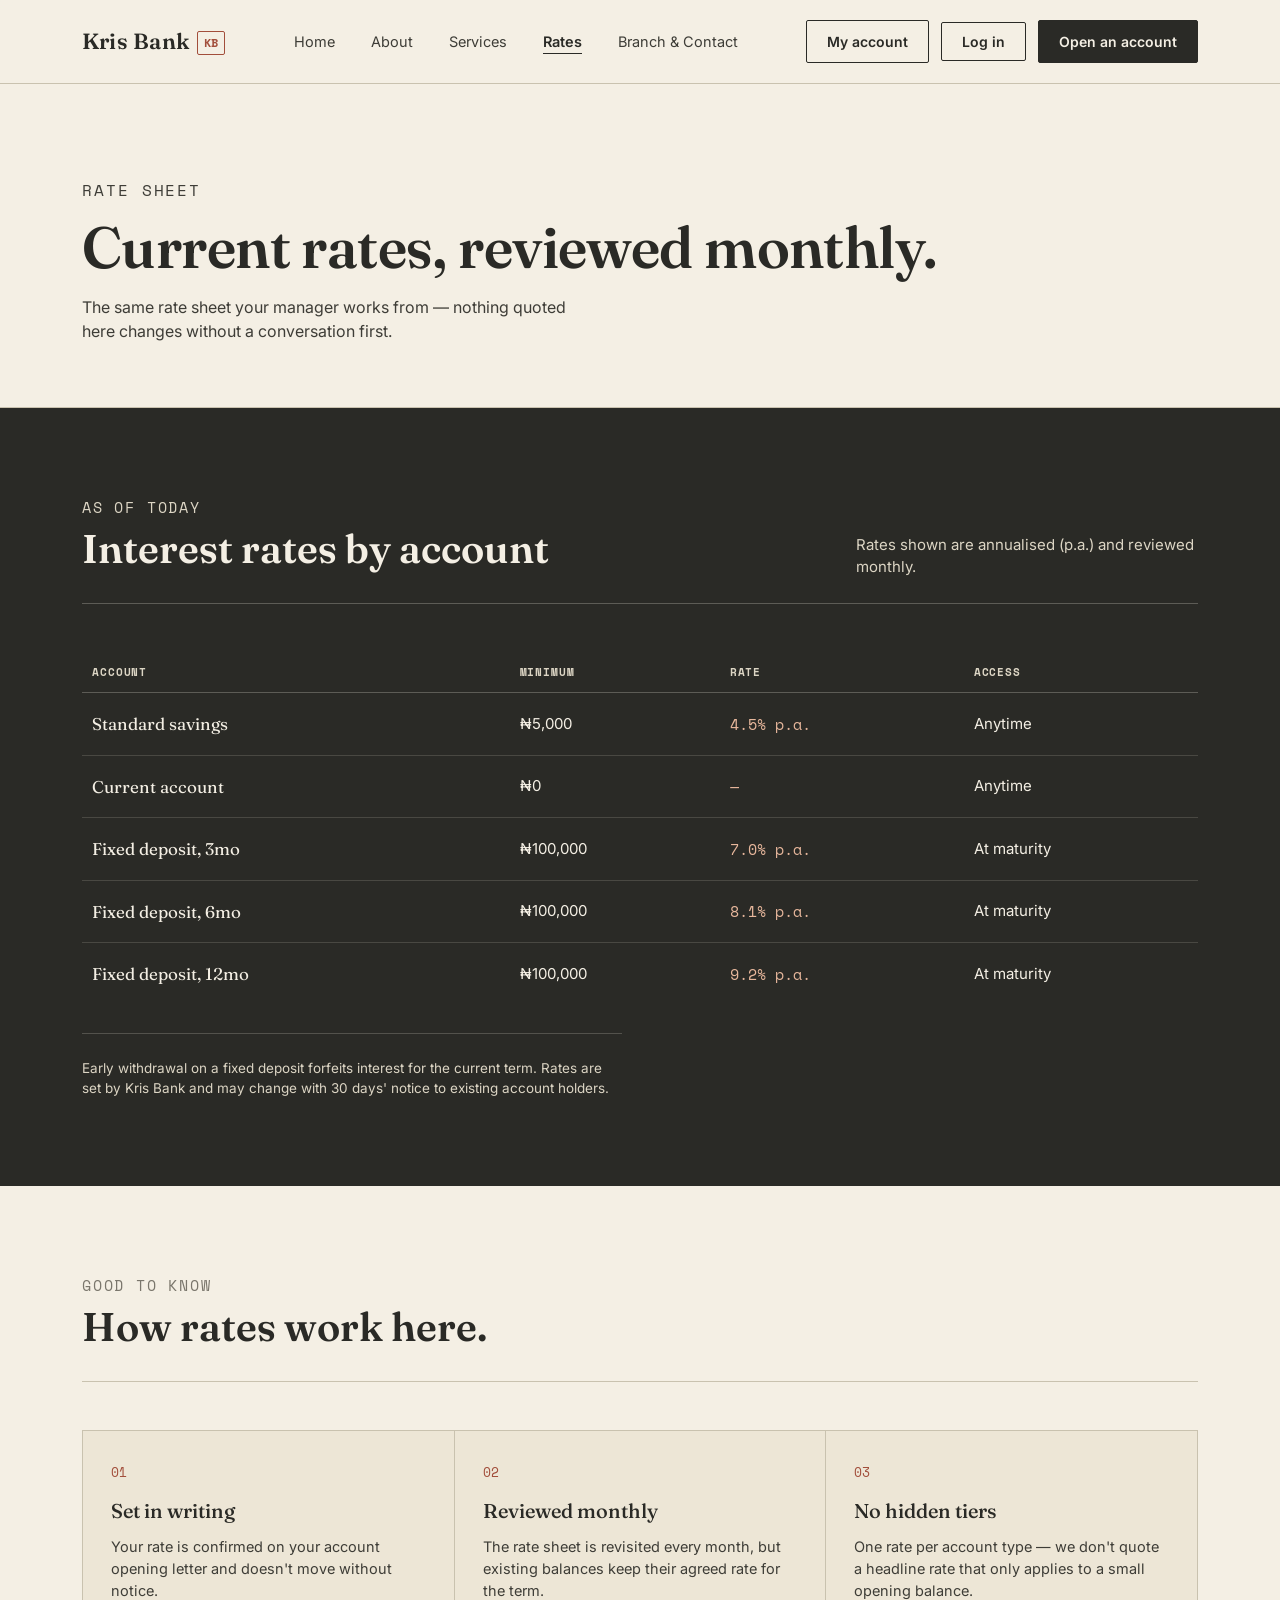
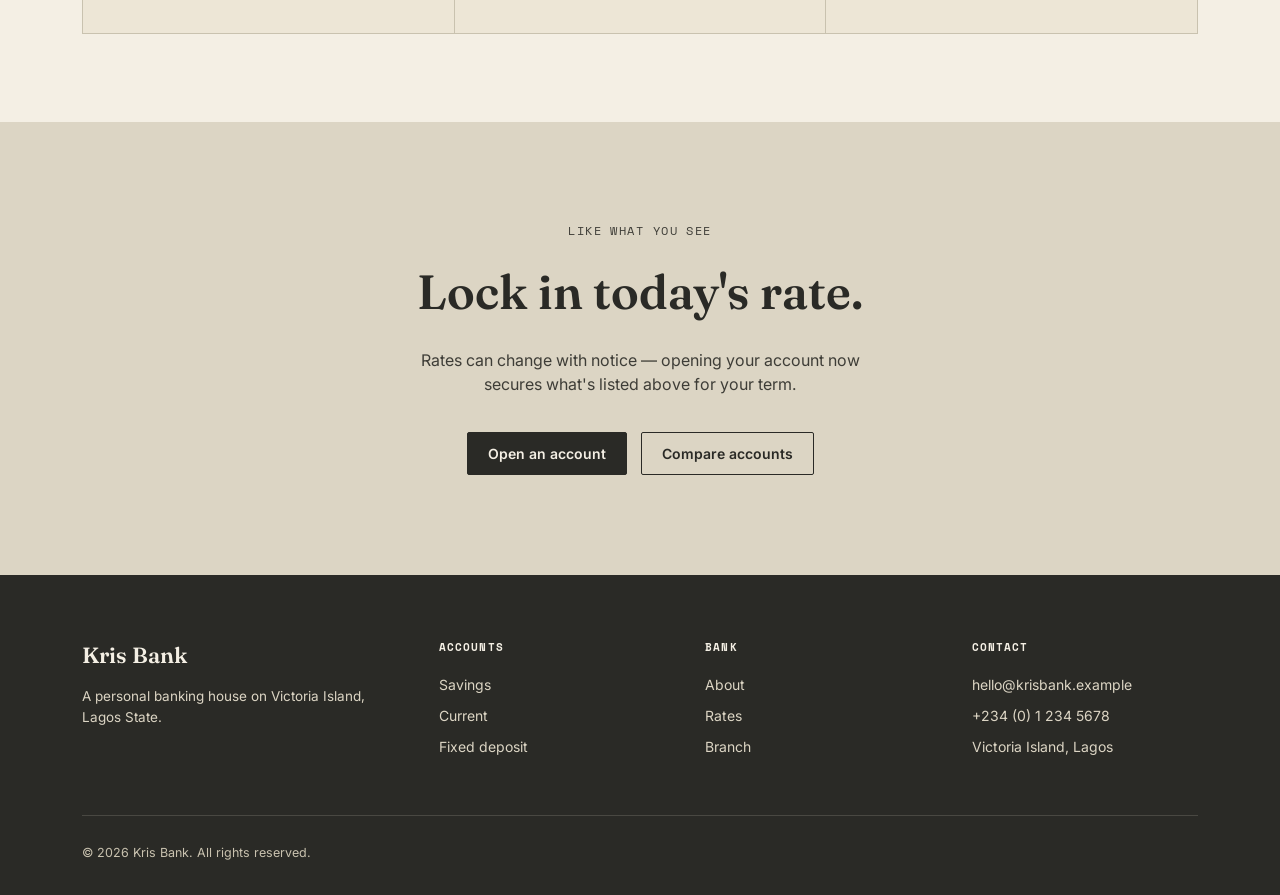
<file: rates.html>
<!DOCTYPE html>
<html lang="en">
<head>
<meta charset="UTF-8">
<meta name="viewport" content="width=device-width, initial-scale=1.0">
<title>Rates — Kris Bank</title>
<meta name="description" content="Current interest rates for savings, current, and fixed deposit accounts at Kris Bank, Victoria Island, Lagos.">
<link rel="preconnect" href="https://fonts.googleapis.com">
<link href="https://fonts.googleapis.com/css2?family=Fraunces:opsz,wght@9..144,400;9..144,500;9..144,600;9..144,700&family=Inter:wght@400;500;600&family=Space+Mono:wght@400;700&display=swap" rel="stylesheet">
<link rel="stylesheet" href="style.css">
</head>
<body>

<header>
  <nav>
    <a href="index.html" class="logo">Kris Bank <span class="mark">KB</span></a>
    <ul class="nav-links">
      <li><a href="index.html">Home</a></li>
      <li><a href="about.html">About</a></li>
      <li><a href="services.html">Services</a></li>
      <li><a href="rates.html" class="active">Rates</a></li>
      <li><a href="contact.html">Branch &amp; Contact</a></li>
    </ul>
    <div class="nav-cta">
      <a href="dashboard.html" class="btn btn-ghost">My account</a>
      <button class="btn btn-ghost" id="openLogin">Log in</button>
      <a href="contact.html" class="btn btn-primary">Open an account</a>
    </div>
    <button class="menu-toggle" id="menuToggle" aria-label="Toggle menu">MENU</button>
  </nav>
</header>

<main>

  <section class="page-hero">
    <div class="wrap">
      <p class="kicker" style="margin-bottom:16px;">Rate sheet</p>
      <h1>Current rates, reviewed monthly.</h1>
      <p>The same rate sheet your manager works from — nothing quoted here changes without a conversation first.</p>
    </div>
  </section>

  <section class="ledger">
    <div class="wrap">
      <div class="section-head">
        <div>
          <p class="kicker">As of today</p>
          <h2 style="color:var(--cream);">Interest rates by account</h2>
        </div>
        <p>Rates shown are annualised (p.a.) and reviewed monthly.</p>
      </div>
      <table>
        <thead>
          <tr><th>Account</th><th>Minimum</th><th>Rate</th><th>Access</th></tr>
        </thead>
        <tbody>
          <tr><td>Standard savings</td><td>₦5,000</td><td class="rate-val">4.5% p.a.</td><td>Anytime</td></tr>
          <tr><td>Current account</td><td>₦0</td><td class="rate-val">—</td><td>Anytime</td></tr>
          <tr><td>Fixed deposit, 3mo</td><td>₦100,000</td><td class="rate-val">7.0% p.a.</td><td>At maturity</td></tr>
          <tr><td>Fixed deposit, 6mo</td><td>₦100,000</td><td class="rate-val">8.1% p.a.</td><td>At maturity</td></tr>
          <tr><td>Fixed deposit, 12mo</td><td>₦100,000</td><td class="rate-val">9.2% p.a.</td><td>At maturity</td></tr>
        </tbody>
      </table>
      <p class="rates-note">Early withdrawal on a fixed deposit forfeits interest for the current term. Rates are set by Kris Bank and may change with 30 days' notice to existing account holders.</p>
    </div>
  </section>

  <section>
    <div class="wrap">
      <div class="section-head">
        <div>
          <p class="kicker">Good to know</p>
          <h2>How rates work here.</h2>
        </div>
      </div>
      <div class="trust-grid">
        <div class="trust-item">
          <span class="num">01</span>
          <h3>Set in writing</h3>
          <p>Your rate is confirmed on your account opening letter and doesn't move without notice.</p>
        </div>
        <div class="trust-item">
          <span class="num">02</span>
          <h3>Reviewed monthly</h3>
          <p>The rate sheet is revisited every month, but existing balances keep their agreed rate for the term.</p>
        </div>
        <div class="trust-item">
          <span class="num">03</span>
          <h3>No hidden tiers</h3>
          <p>One rate per account type — we don't quote a headline rate that only applies to a small opening balance.</p>
        </div>
      </div>
    </div>
  </section>

  <section class="cta">
    <div class="wrap">
      <p class="kicker" style="margin-bottom:16px;">Like what you see</p>
      <h2>Lock in today's rate.</h2>
      <p>Rates can change with notice — opening your account now secures what's listed above for your term.</p>
      <div class="cta-actions">
        <a href="contact.html" class="btn btn-primary">Open an account</a>
        <a href="services.html" class="btn btn-ghost">Compare accounts</a>
      </div>
    </div>
  </section>

</main>

<footer>
  <div class="wrap">
    <div class="foot-grid">
      <div>
        <p class="foot-logo">Kris Bank</p>
        <p style="font-size:13.5px;max-width:32ch;">A personal banking house on Victoria Island, Lagos State.</p>
      </div>
      <div>
        <h4>Accounts</h4>
        <ul>
          <li><a href="services.html">Savings</a></li>
          <li><a href="services.html">Current</a></li>
          <li><a href="services.html">Fixed deposit</a></li>
        </ul>
      </div>
      <div>
        <h4>Bank</h4>
        <ul>
          <li><a href="about.html">About</a></li>
          <li><a href="rates.html">Rates</a></li>
          <li><a href="contact.html">Branch</a></li>
        </ul>
      </div>
      <div>
        <h4>Contact</h4>
        <ul>
          <li><a href="mailto:hello@krisbank.example">hello@krisbank.example</a></li>
          <li><a href="tel:+2341234567">+234 (0) 1 234 5678</a></li>
          <li>Victoria Island, Lagos</li>
        </ul>
      </div>
    </div>
    <div class="foot-bottom">
      <span>© 2026 Kris Bank. All rights reserved.</span>
      <span></span>
    </div>
  </div>
</footer>

<div class="modal-overlay" id="loginOverlay">
  <div class="modal">
    <button class="close" id="closeLogin" aria-label="Close">✕</button>

    <div class="modal-tabs">
      <button type="button" class="modal-tab active" data-tab="login">Log in</button>
      <button type="button" class="modal-tab" data-tab="signup">Open account</button>
    </div>

    <div class="modal-pane" id="paneLogin">
      <h3>Welcome back</h3>
      <p class="sub">Log in to view your account ledger.</p>
      <form id="loginForm">
        <div class="field">
          <label for="loginEmail">Email address</label>
          <input
              type="email"
              id="loginEmail"
              placeholder="you@example.com"
              required
          >
        </div>

        <div class="field">
            <label for="loginPassword">Password</label>
            <input
                type="password"
                id="loginPassword"
                placeholder="Your password"
                required
            >
        </div>
        <p class="field-error" id="loginError"></p>
        <button type="submit" class="btn btn-primary">Log in</button>
      </form>
    </div>

    <div class="modal-pane" id="paneSignup" hidden>
      <h3>Open an account</h3>
      <form id="signupForm">
       <div class="field">
        <label for="signupFirstName">First name</label>
        <input
            type="text"
            id="signupFirstName"
            placeholder="Your first name"
            required
        >
        </div>

        <div class="field">
            <label for="signupLastName">Last name</label>
            <input
                type="text"
                id="signupLastName"
                placeholder="Your last name"
                required
            >
        </div>

        <div class="field">
            <label for="signupEmail">Email address</label>
            <input
                type="email"
                id="signupEmail"
                placeholder="you@example.com"
                required
            >
        </div>

        <div class="field">
            <label for="signupPhone">Phone number</label>
            <input
                type="tel"
                id="signupPhone"
                placeholder="08012345678"
                required
            >
        </div>

        <div class="field">
            <label for="signupPassword">Password</label>
            <input
                type="password"
                id="signupPassword"
                placeholder="Create a password"
                required
            >
        </div>

            <p class="field-error" id="signupError"></p>
            <button type="submit" class="btn btn-primary">Create account</button>
          </form>
        </div>


  </div>
</div>

<script src="script.js"></script>
</body>
</html>
</file>
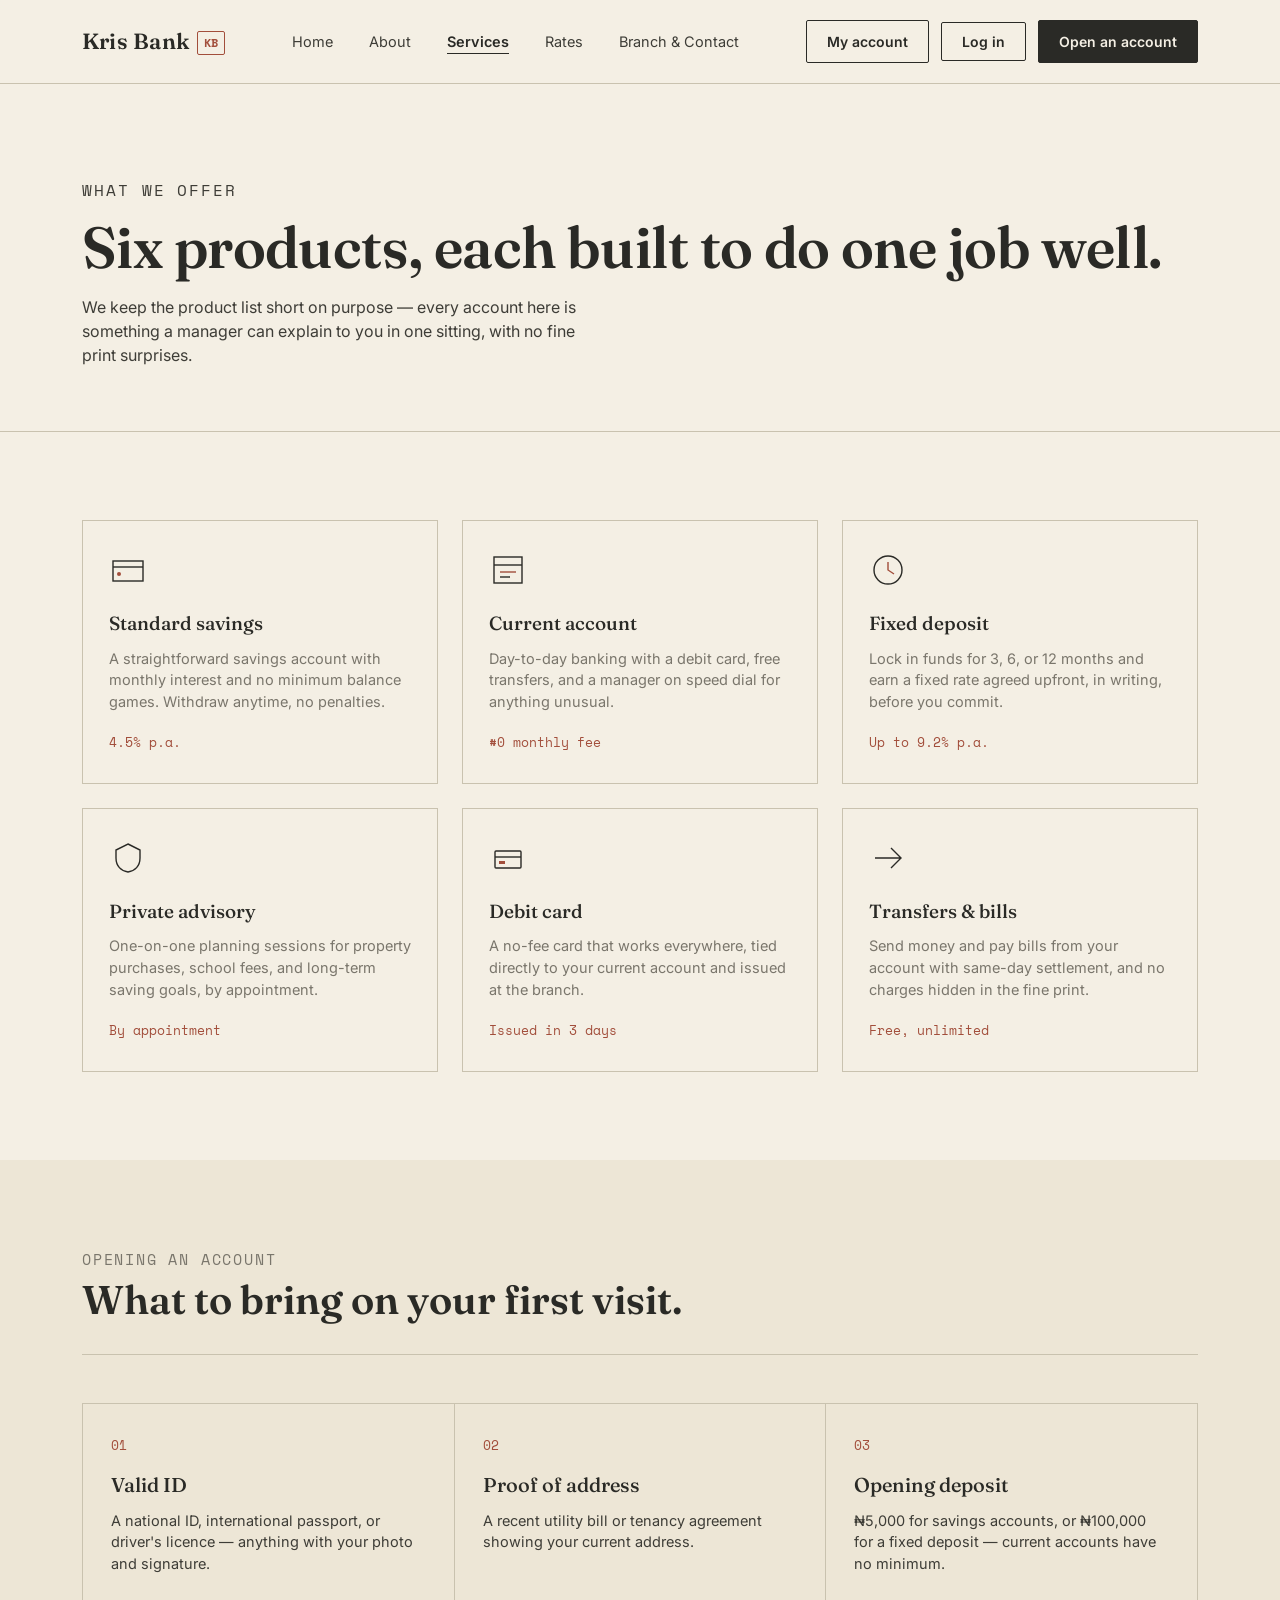
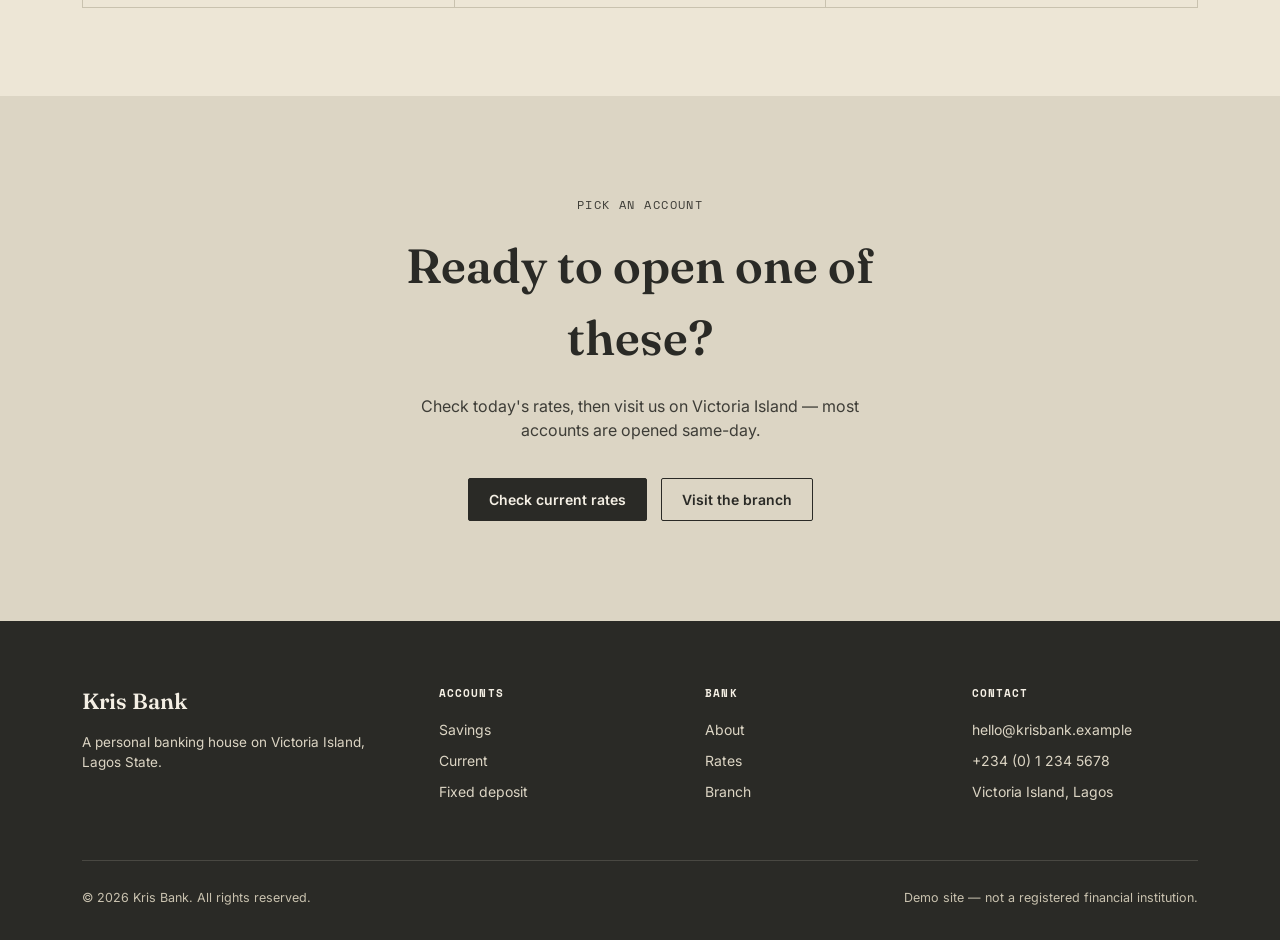
<file: services.html>
<!DOCTYPE html>
<html lang="en">
<head>
<meta charset="UTF-8">
<meta name="viewport" content="width=device-width, initial-scale=1.0">
<title>Services — Kris Bank</title>
<meta name="description" content="Savings, current accounts, fixed deposits, private advisory, debit cards and transfers from Kris Bank, Victoria Island.">
<link rel="preconnect" href="https://fonts.googleapis.com">
<link href="https://fonts.googleapis.com/css2?family=Fraunces:opsz,wght@9..144,400;9..144,500;9..144,600;9..144,700&family=Inter:wght@400;500;600&family=Space+Mono:wght@400;700&display=swap" rel="stylesheet">
<link rel="stylesheet" href="style.css">
</head>
<body>

<header>
  <nav>
    <a href="index.html" class="logo">Kris Bank <span class="mark">KB</span></a>
    <ul class="nav-links">
      <li><a href="index.html">Home</a></li>
      <li><a href="about.html">About</a></li>
      <li><a href="services.html" class="active">Services</a></li>
      <li><a href="rates.html">Rates</a></li>
      <li><a href="contact.html">Branch &amp; Contact</a></li>
    </ul>
    <div class="nav-cta">
      <a href="dashboard.html" class="btn btn-ghost">My account</a>
      <button class="btn btn-ghost" id="openLogin">Log in</button>
      <a href="contact.html" class="btn btn-primary">Open an account</a>
    </div>
    <button class="menu-toggle" id="menuToggle" aria-label="Toggle menu">MENU</button>
  </nav>
</header>

<main>

  <section class="page-hero">
    <div class="wrap">
      <p class="kicker" style="margin-bottom:16px;">What we offer</p>
      <h1>Six products, each built to do one job well.</h1>
      <p>We keep the product list short on purpose — every account here is something a manager can explain to you in one sitting, with no fine print surprises.</p>
    </div>
  </section>

  <section>
    <div class="wrap">
      <div class="services-grid">
        <div class="service-card">
          <svg class="icon" viewBox="0 0 38 38" fill="none"><rect x="4" y="10" width="30" height="20" stroke="#2A2A26" stroke-width="1.4"/><line x1="4" y1="16" x2="34" y2="16" stroke="#2A2A26" stroke-width="1.4"/><circle cx="10" cy="23" r="2" fill="#A24E3B"/></svg>
          <h3>Standard savings</h3>
          <p>A straightforward savings account with monthly interest and no minimum balance games. Withdraw anytime, no penalties.</p>
          <span class="rate">4.5% p.a.</span>
        </div>
        <div class="service-card">
          <svg class="icon" viewBox="0 0 38 38" fill="none"><rect x="5" y="6" width="28" height="26" stroke="#2A2A26" stroke-width="1.4"/><line x1="5" y1="14" x2="33" y2="14" stroke="#2A2A26" stroke-width="1.4"/><line x1="11" y1="21" x2="27" y2="21" stroke="#A24E3B" stroke-width="1.4"/><line x1="11" y1="26" x2="21" y2="26" stroke="#2A2A26" stroke-width="1.4"/></svg>
          <h3>Current account</h3>
          <p>Day-to-day banking with a debit card, free transfers, and a manager on speed dial for anything unusual.</p>
          <span class="rate">₦0 monthly fee</span>
        </div>
        <div class="service-card">
          <svg class="icon" viewBox="0 0 38 38" fill="none"><circle cx="19" cy="19" r="14" stroke="#2A2A26" stroke-width="1.4"/><path d="M19 11v8l6 4" stroke="#A24E3B" stroke-width="1.4" fill="none"/></svg>
          <h3>Fixed deposit</h3>
          <p>Lock in funds for 3, 6, or 12 months and earn a fixed rate agreed upfront, in writing, before you commit.</p>
          <span class="rate">Up to 9.2% p.a.</span>
        </div>
        <div class="service-card">
          <svg class="icon" viewBox="0 0 38 38" fill="none"><path d="M19 5l12 6v8c0 8-5 13-12 14-7-1-12-6-12-14v-8l12-6z" stroke="#2A2A26" stroke-width="1.4"/></svg>
          <h3>Private advisory</h3>
          <p>One-on-one planning sessions for property purchases, school fees, and long-term saving goals, by appointment.</p>
          <span class="rate">By appointment</span>
        </div>
        <div class="service-card">
          <svg class="icon" viewBox="0 0 38 38" fill="none"><rect x="6" y="12" width="26" height="17" rx="1" stroke="#2A2A26" stroke-width="1.4"/><line x1="6" y1="18" x2="32" y2="18" stroke="#2A2A26" stroke-width="1.4"/><rect x="10" y="22" width="6" height="3" fill="#A24E3B"/></svg>
          <h3>Debit card</h3>
          <p>A no-fee card that works everywhere, tied directly to your current account and issued at the branch.</p>
          <span class="rate">Issued in 3 days</span>
        </div>
        <div class="service-card">
          <svg class="icon" viewBox="0 0 38 38" fill="none"><path d="M6 19h26M22 9l10 10-10 10" stroke="#2A2A26" stroke-width="1.4" fill="none"/></svg>
          <h3>Transfers &amp; bills</h3>
          <p>Send money and pay bills from your account with same-day settlement, and no charges hidden in the fine print.</p>
          <span class="rate">Free, unlimited</span>
        </div>
      </div>
    </div>
  </section>

  <section class="about">
    <div class="wrap">
      <div class="section-head">
        <div>
          <p class="kicker">Opening an account</p>
          <h2>What to bring on your first visit.</h2>
        </div>
      </div>
      <div class="trust-grid">
        <div class="trust-item">
          <span class="num">01</span>
          <h3>Valid ID</h3>
          <p>A national ID, international passport, or driver's licence — anything with your photo and signature.</p>
        </div>
        <div class="trust-item">
          <span class="num">02</span>
          <h3>Proof of address</h3>
          <p>A recent utility bill or tenancy agreement showing your current address.</p>
        </div>
        <div class="trust-item">
          <span class="num">03</span>
          <h3>Opening deposit</h3>
          <p>₦5,000 for savings accounts, or ₦100,000 for a fixed deposit — current accounts have no minimum.</p>
        </div>
      </div>
    </div>
  </section>

  <section class="cta">
    <div class="wrap">
      <p class="kicker" style="margin-bottom:16px;">Pick an account</p>
      <h2>Ready to open one of these?</h2>
      <p>Check today's rates, then visit us on Victoria Island — most accounts are opened same-day.</p>
      <div class="cta-actions">
        <a href="rates.html" class="btn btn-primary">Check current rates</a>
        <a href="contact.html" class="btn btn-ghost">Visit the branch</a>
      </div>
    </div>
  </section>

</main>

<footer>
  <div class="wrap">
    <div class="foot-grid">
      <div>
        <p class="foot-logo">Kris Bank</p>
        <p style="font-size:13.5px;max-width:32ch;">A personal banking house on Victoria Island, Lagos State.</p>
      </div>
      <div>
        <h4>Accounts</h4>
        <ul>
          <li><a href="services.html">Savings</a></li>
          <li><a href="services.html">Current</a></li>
          <li><a href="services.html">Fixed deposit</a></li>
        </ul>
      </div>
      <div>
        <h4>Bank</h4>
        <ul>
          <li><a href="about.html">About</a></li>
          <li><a href="rates.html">Rates</a></li>
          <li><a href="contact.html">Branch</a></li>
        </ul>
      </div>
      <div>
        <h4>Contact</h4>
        <ul>
          <li><a href="mailto:hello@krisbank.example">hello@krisbank.example</a></li>
          <li><a href="tel:+2341234567">+234 (0) 1 234 5678</a></li>
          <li>Victoria Island, Lagos</li>
        </ul>
      </div>
    </div>
    <div class="foot-bottom">
      <span>© 2026 Kris Bank. All rights reserved.</span>
      <span>Demo site — not a registered financial institution.</span>
    </div>
  </div>
</footer>

<div class="modal-overlay" id="loginOverlay">
  <div class="modal">
    <button class="close" id="closeLogin" aria-label="Close">✕</button>

    <div class="modal-tabs">
      <button type="button" class="modal-tab active" data-tab="login">Log in</button>
      <button type="button" class="modal-tab" data-tab="signup">Open account</button>
    </div>

    <div class="modal-pane" id="paneLogin">
      <h3>Welcome back</h3>
      <p class="sub">Log in to view your account ledger.</p>
      <form id="loginForm">
        <div class="field">
          <label for="loginEmail">Email address</label>
          <input
              type="email"
              id="loginEmail"
              placeholder="you@example.com"
              required
          >
        </div>

        <div class="field">
            <label for="loginPassword">Password</label>
            <input
                type="password"
                id="loginPassword"
                placeholder="Your password"
                required
            >
        </div>
        <p class="field-error" id="loginError"></p>
        <button type="submit" class="btn btn-primary">Log in</button>
      </form>
    </div>

    <div class="modal-pane" id="paneSignup" hidden>
      <h3>Open an account</h3>
      <form id="signupForm">
       <div class="field">
        <label for="signupFirstName">First name</label>
        <input
            type="text"
            id="signupFirstName"
            placeholder="Your first name"
            required
        >
        </div>

        <div class="field">
            <label for="signupLastName">Last name</label>
            <input
                type="text"
                id="signupLastName"
                placeholder="Your last name"
                required
            >
        </div>

        <div class="field">
            <label for="signupEmail">Email address</label>
            <input
                type="email"
                id="signupEmail"
                placeholder="you@example.com"
                required
            >
        </div>

        <div class="field">
            <label for="signupPhone">Phone number</label>
            <input
                type="tel"
                id="signupPhone"
                placeholder="08012345678"
                required
            >
        </div>

        <div class="field">
            <label for="signupPassword">Password</label>
            <input
                type="password"
                id="signupPassword"
                placeholder="Create a password"
                required
            >
        </div>

            <p class="field-error" id="signupError"></p>
            <button type="submit" class="btn btn-primary">Create account</button>
          </form>
        </div>
  </div>
</div>

<script src="script.js"></script>
</body>
</html>
</file>
<file: style.css>
:root{
  --charcoal:#2A2A26;
  --charcoal-soft:#3E3D37;
  --cream:#F4EFE4;
  --cream-warm:#EDE6D6;
  --stone:#DCD5C4;
  --grey-mid:#7A766C;
  --grey-line:#C9C2AF;
  --stamp:#A24E3B;
  --white:#FBF9F3;

  --display: 'Fraunces', serif;
  --body: 'Inter', sans-serif;
  --mono: 'Space Mono', monospace;
}

*{margin:0;padding:0;box-sizing:border-box;}
html{scroll-behavior:smooth;}
body{
  background:var(--cream);
  color:var(--charcoal);
  font-family:var(--body);
  line-height:1.5;
  -webkit-font-smoothing:antialiased;
}
a{color:inherit;text-decoration:none;}
img,svg{display:block;max-width:100%;}
ul{list-style:none;}
button{font-family:inherit;cursor:pointer;}

.wrap{max-width:1180px;margin:0 auto;padding:0 32px;}
@media (max-width:640px){.wrap{padding:0 20px;}}

:focus-visible{outline:2px solid var(--stamp);outline-offset:3px;}

/* ---------- Ledger rule background ---------- */
.ledger-bg{
  background-image: repeating-linear-gradient(
    to bottom,
    transparent,
    transparent 37px,
    var(--grey-line) 37px,
    var(--grey-line) 38px
  );
}

/* ---------- Nav ---------- */
header{
  position:fixed;top:0;left:0;right:0;z-index:100;
  background:rgba(244,239,228,0.92);
  backdrop-filter:blur(6px);
  border-bottom:1px solid var(--grey-line);
}
nav{
  display:flex;align-items:center;justify-content:space-between;
  padding:20px 32px;max-width:1180px;margin:0 auto;
}
.logo{
  font-family:var(--display);
  font-weight:600;font-size:22px;letter-spacing:0.01em;
  display:flex;align-items:baseline;gap:8px;
}
.logo .mark{
  font-family:var(--mono);font-size:12px;color:var(--stamp);
  border:1px solid var(--stamp);padding:2px 6px;border-radius:2px;
  transform:translateY(-2px);
}
.nav-links{display:flex;gap:36px;font-size:14.5px;}
.nav-links a{position:relative;padding:4px 0;color:var(--charcoal-soft);}
.nav-links a::after{
  content:'';position:absolute;left:0;bottom:0;width:0;height:1px;
  background:var(--charcoal);transition:width .25s ease;
}
.nav-links a:hover::after{width:100%;}
.nav-links a.active{color:var(--charcoal);font-weight:600;}
.nav-links a.active::after{width:100%;}
.nav-cta{display:flex;gap:12px;align-items:center;}
.btn{
  font-family:var(--body);font-weight:600;font-size:14px;
  padding:10px 20px;border-radius:2px;border:1px solid var(--charcoal);
  transition:background .2s ease,color .2s ease;
  display:inline-block;
}
.btn-primary{background:var(--charcoal);color:var(--cream);}
.btn-primary:hover{background:var(--charcoal-soft);}
.btn-ghost{background:transparent;color:var(--charcoal);}
.btn-ghost:hover{background:var(--stone);}
.menu-toggle{display:none;background:none;border:none;font-family:var(--mono);font-size:14px;}

@media (max-width:860px){
  .nav-links{display:none;}
  .menu-toggle{display:block;}
}

/* ---------- Page hero (interior pages) ---------- */
.page-hero{
  padding:160px 0 64px;border-bottom:1px solid var(--grey-line);
}
.page-hero h1{
  font-family:var(--display);font-weight:600;font-size:clamp(34px,5.2vw,58px);letter-spacing:-0.01em;
}
.page-hero p{margin-top:18px;color:var(--charcoal-soft);max-width:52ch;font-size:16px;}

/* ---------- Hero (home) ---------- */
.hero{
  padding:168px 0 96px;
  position:relative;
  overflow:hidden;
}
.hero-grid{
  display:grid;grid-template-columns:1.15fr 0.85fr;gap:64px;align-items:end;
}
@media (max-width:900px){.hero-grid{grid-template-columns:1fr;}}
.eyebrow{
  font-family:var(--mono);font-size:12px;letter-spacing:0.14em;text-transform:uppercase;
  color:var(--stamp);margin-bottom:22px;display:flex;align-items:center;gap:10px;
}
.eyebrow::before{content:'';width:24px;height:1px;background:var(--stamp);}
h1{
  font-family:var(--display);
  font-weight:600;
  font-size:clamp(40px,6.4vw,76px);
  line-height:1.02;
  letter-spacing:-0.01em;
}
h1 em{font-style:italic;font-weight:400;color:var(--stamp);}
.hero-sub{
  margin-top:28px;font-size:17px;color:var(--charcoal-soft);max-width:46ch;
}
.hero-actions{display:flex;gap:14px;margin-top:36px;flex-wrap:wrap;}
.hero-panel{
  background:var(--white);border:1px solid var(--grey-line);
  padding:28px;border-radius:2px;
}
.hero-panel .label{
  font-family:var(--mono);font-size:11px;letter-spacing:0.08em;text-transform:uppercase;
  color:var(--grey-mid);
}
.hero-stat{
  display:flex;justify-content:space-between;align-items:baseline;
  padding:14px 0;border-bottom:1px solid var(--grey-line);
}
.hero-stat:last-child{border-bottom:none;}
.hero-stat .num{font-family:var(--display);font-size:26px;}

.skyline{width:100%;height:auto;margin-top:64px;opacity:0.9;}

/* ---------- Section shared ---------- */
section{padding:88px 0;}
section.tight{padding:72px 0;}
.section-head{
  display:flex;justify-content:space-between;align-items:flex-end;gap:24px;
  margin-bottom:48px;flex-wrap:wrap;
  border-bottom:1px solid var(--grey-line);padding-bottom:24px;
}
.section-head h2{
  font-family:var(--display);font-weight:600;font-size:clamp(28px,3.6vw,40px);
}
.section-head p{color:var(--grey-mid);max-width:38ch;font-size:15px;}
.kicker{
  font-family:var(--mono);font-size:12px;letter-spacing:0.12em;text-transform:uppercase;color:var(--grey-mid);
}

/* ---------- About / trust ---------- */
.about{background:var(--cream-warm);}
.trust-grid{
  display:grid;grid-template-columns:repeat(3,1fr);gap:1px;
  background:var(--grey-line);border:1px solid var(--grey-line);
}
@media (max-width:760px){.trust-grid{grid-template-columns:1fr;}}
.trust-item{background:var(--cream-warm);padding:32px 28px;}
.trust-item .num{font-family:var(--mono);color:var(--stamp);font-size:13px;margin-bottom:14px;display:block;}
.trust-item h3{font-family:var(--display);font-weight:500;font-size:20px;margin-bottom:10px;}
.trust-item p{color:var(--charcoal-soft);font-size:14.5px;}

.values-grid{
  display:grid;grid-template-columns:repeat(2,1fr);gap:1px;
  background:var(--grey-line);border:1px solid var(--grey-line);margin-top:1px;
}
@media (max-width:760px){.values-grid{grid-template-columns:1fr;}}
.value-item{background:var(--cream-warm);padding:32px 28px;}
.value-item h3{font-family:var(--display);font-weight:500;font-size:19px;margin-bottom:10px;}
.value-item p{color:var(--charcoal-soft);font-size:14.5px;}

/* ---------- Timeline (about page) ---------- */
.timeline{border-left:1px solid var(--grey-line);padding-left:28px;display:flex;flex-direction:column;gap:36px;margin-top:8px;}
.timeline-item{position:relative;}
.timeline-item::before{
  content:'';position:absolute;left:-33px;top:4px;width:9px;height:9px;border-radius:50%;
  background:var(--stamp);
}
.timeline-item .yr{font-family:var(--mono);font-size:12px;color:var(--stamp);margin-bottom:6px;display:block;}
.timeline-item h3{font-family:var(--display);font-weight:500;font-size:19px;margin-bottom:6px;}
.timeline-item p{color:var(--charcoal-soft);font-size:14.5px;max-width:60ch;}

/* ---------- Services ---------- */
.services-grid{
  display:grid;grid-template-columns:repeat(3,1fr);gap:24px;
}
@media (max-width:900px){.services-grid{grid-template-columns:repeat(2,1fr);}}
@media (max-width:600px){.services-grid{grid-template-columns:1fr;}}
.service-card{
  border:1px solid var(--grey-line);padding:30px 26px;background:var(--cream);
  transition:border-color .2s ease, transform .2s ease;
}
.service-card:hover{border-color:var(--charcoal);transform:translateY(-3px);}
.service-card .icon{
  width:38px;height:38px;margin-bottom:20px;
}
.service-card h3{font-family:var(--display);font-weight:500;font-size:19px;margin-bottom:10px;}
.service-card p{font-size:14.5px;color:var(--grey-mid);margin-bottom:16px;}
.service-card .rate{font-family:var(--mono);font-size:13px;color:var(--stamp);}

/* ---------- Ledger / rates table ---------- */
.ledger{background:var(--charcoal);color:var(--cream);}
.ledger .section-head{border-color:rgba(244,239,228,0.25);}
.ledger .section-head p{color:var(--stone);}
.ledger .kicker{color:var(--stone);}
table{width:100%;border-collapse:collapse;font-size:15px;}
thead th{
  text-align:left;font-family:var(--mono);font-size:11px;letter-spacing:0.08em;text-transform:uppercase;
  color:var(--stone);padding:12px 10px;border-bottom:1px solid rgba(244,239,228,0.25);
}
tbody td{padding:18px 10px;border-bottom:1px solid rgba(244,239,228,0.15);}
tbody tr:last-child td{border-bottom:none;}
tbody td:first-child{font-family:var(--display);font-size:17px;}
td.rate-val{font-family:var(--mono);color:#E7B79C;}

.rates-note{
  margin-top:28px;padding-top:24px;border-top:1px solid rgba(244,239,228,0.2);
  font-size:13.5px;color:var(--stone);max-width:60ch;
}

/* ---------- Location / stamp signature ---------- */
.location{
  display:grid;grid-template-columns:1fr 1fr;gap:64px;align-items:center;
}
@media (max-width:860px){.location{grid-template-columns:1fr;}}
.stamp-card{
  border:1px solid var(--grey-line);background:var(--white);padding:40px;position:relative;
}
.stamp{
  position:absolute;top:-22px;right:24px;width:100px;height:100px;
  transform:rotate(8deg);
}
.addr-line{
  display:flex;gap:14px;padding:16px 0;border-bottom:1px solid var(--grey-line);
}
.addr-line:last-child{border-bottom:none;}
.addr-line .k{
  font-family:var(--mono);font-size:11px;letter-spacing:0.08em;text-transform:uppercase;color:var(--grey-mid);
  width:96px;flex-shrink:0;padding-top:2px;
}
.addr-line .v{font-size:15.5px;}
.map-art{border:1px solid var(--grey-line);background:var(--cream-warm);padding:20px;}

/* ---------- Contact form ---------- */
.contact-grid{
  display:grid;grid-template-columns:1fr 1fr;gap:64px;align-items:start;
}
@media (max-width:860px){.contact-grid{grid-template-columns:1fr;}}
.form-card{
  border:1px solid var(--grey-line);background:var(--white);padding:36px;
}
.field{margin-bottom:18px;}
.field label{
  display:block;font-family:var(--mono);font-size:11px;letter-spacing:0.06em;text-transform:uppercase;
  color:var(--grey-mid);margin-bottom:6px;
}
.field input,.field textarea,.field select{
  width:100%;padding:11px 12px;border:1px solid var(--grey-line);background:var(--white);
  font-family:var(--body);font-size:14.5px;border-radius:2px;
}
.field input:focus,.field textarea:focus,.field select:focus{border-color:var(--charcoal);}
.field textarea{resize:vertical;min-height:110px;}
.form-note{font-size:12px;color:var(--grey-mid);margin-top:14px;}

/* ---------- CTA ---------- */
.cta{
  background:var(--stone);text-align:center;padding:100px 0;
}
.cta h2{font-family:var(--display);font-weight:600;font-size:clamp(30px,4.4vw,48px);max-width:16ch;margin:0 auto 20px;}
.cta p{color:var(--charcoal-soft);max-width:44ch;margin:0 auto 36px;}
.cta-actions{display:flex;gap:14px;justify-content:center;flex-wrap:wrap;}

/* ---------- Footer ---------- */
footer{background:var(--charcoal);color:var(--stone);padding:64px 0 32px;}
.foot-grid{
  display:grid;grid-template-columns:1.4fr 1fr 1fr 1fr;gap:40px;padding-bottom:48px;
  border-bottom:1px solid rgba(244,239,228,0.15);
}
@media (max-width:760px){.foot-grid{grid-template-columns:1fr 1fr;}}
.foot-grid h4{
  font-family:var(--mono);font-size:11px;letter-spacing:0.1em;text-transform:uppercase;
  color:var(--cream);margin-bottom:18px;
}
.foot-grid li{margin-bottom:10px;font-size:14px;}
.foot-grid li a:hover{color:var(--cream);}
.foot-logo{font-family:var(--display);font-weight:600;font-size:22px;color:var(--cream);margin-bottom:14px;}
.foot-bottom{
  display:flex;justify-content:space-between;padding-top:28px;font-size:12.5px;color:var(--grey-line);flex-wrap:wrap;gap:12px;
}

/* ---------- Modal (login) ---------- */
.modal-overlay{
  position:fixed;inset:0;background:rgba(42,42,38,0.55);
  display:none;align-items:center;justify-content:center;z-index:200;padding:20px;
}
.modal-overlay.open{display:flex;}
.modal{
  background:var(--cream);border:1px solid var(--charcoal);max-width:400px;width:100%;padding:36px;position:relative;
}
.modal .close{
  position:absolute;top:16px;right:16px;background:none;border:none;font-family:var(--mono);font-size:18px;color:var(--grey-mid);
}
.modal h3{font-family:var(--display);font-size:24px;margin-bottom:6px;}
.modal .sub{font-size:13.5px;color:var(--grey-mid);margin-bottom:22px;}
.modal .btn-primary{width:100%;justify-content:center;text-align:center;margin-top:8px;border:1px solid var(--charcoal);}
.modal-note{font-size:12px;color:var(--grey-mid);margin-top:18px;text-align:center;}

.modal-tabs{display:flex;gap:0;margin-bottom:24px;border:1px solid var(--grey-line);border-radius:2px;overflow:hidden;}
.modal-tab{
  flex:1;padding:10px 8px;background:var(--white);border:none;font-family:var(--body);font-weight:600;font-size:13px;
  color:var(--grey-mid);border-right:1px solid var(--grey-line);
}
.modal-tab:last-child{border-right:none;}
.modal-tab.active{background:var(--charcoal);color:var(--cream);}
.modal-pane[hidden]{display:none;}
.field-error{
  font-size:12.5px;color:var(--stamp);margin:-8px 0 14px;min-height:1em;
}
.field-error:empty{margin:0;min-height:0;}

/* ---------- Dashboard ---------- */
.dash-header{
  padding:150px 0 40px;border-bottom:1px solid var(--grey-line);
  display:flex;justify-content:space-between;align-items:flex-end;flex-wrap:wrap;gap:20px;
}
.dash-header h1{font-family:var(--display);font-weight:600;font-size:clamp(28px,4vw,42px);}
.dash-header p{color:var(--grey-mid);font-size:14.5px;margin-top:6px;}
.dash-grid{display:grid;grid-template-columns:1fr 1.4fr;gap:40px;align-items:start;}
@media (max-width:900px){.dash-grid{grid-template-columns:1fr;}}
.balance-card{
  background:var(--charcoal);color:var(--cream);padding:34px;border-radius:2px;
}
.balance-card .kicker{color:var(--stone);}
.balance-card .amount{
  font-family:var(--display);font-size:clamp(34px,4vw,46px);margin:14px 0 22px;
}
.balance-card .meta{
  display:flex;justify-content:space-between;font-size:13px;color:var(--stone);
  padding-top:16px;border-top:1px solid rgba(244,239,228,0.2);
}
.action-card{
  border:1px solid var(--grey-line);background:var(--white);padding:26px;margin-bottom:20px;
}
.action-card h3{font-family:var(--display);font-weight:500;font-size:18px;margin-bottom:16px;}
.action-row{display:flex;gap:12px;}
.action-row .field{flex:1;}
.ledger-card{border:1px solid var(--grey-line);background:var(--white);padding:0;}
.ledger-card table{font-size:14px;}
.ledger-card thead th{
  color:var(--grey-mid);border-bottom:1px solid var(--grey-line);padding:14px 20px;
}
.ledger-card tbody td{padding:14px 20px;border-bottom:1px solid var(--grey-line);color:var(--charcoal-soft);}
.ledger-card tbody tr:last-child td{border-bottom:none;}
.amt-credit{font-family:var(--mono);color:#2f7a4f;}
.amt-debit{font-family:var(--mono);color:var(--stamp);}
.empty-state{padding:40px 20px;text-align:center;color:var(--grey-mid);font-size:14px;}
.gate{
  min-height:60vh;display:flex;flex-direction:column;align-items:center;justify-content:center;
  text-align:center;padding:150px 20px 80px;
}
.gate h1{font-family:var(--display);font-size:clamp(26px,4vw,36px);margin-bottom:12px;}
.gate p{color:var(--grey-mid);max-width:44ch;margin-bottom:24px;}

.visually-hidden{
  position:absolute;width:1px;height:1px;overflow:hidden;clip:rect(0 0 0 0);white-space:nowrap;
}

[hidden] { display: none !important; }

.amt-credit, .amt-debit{
  text-transform: capitalize;
  white-space: nowrap;
}

.field-success, .field-error{margin-top:10px;colour:var(--grey-mid);font-size:13px;min-height:1em;}


@media (prefers-reduced-motion: reduce){
  html{scroll-behavior:auto;}
  *{transition:none !important;}
}
</file>
